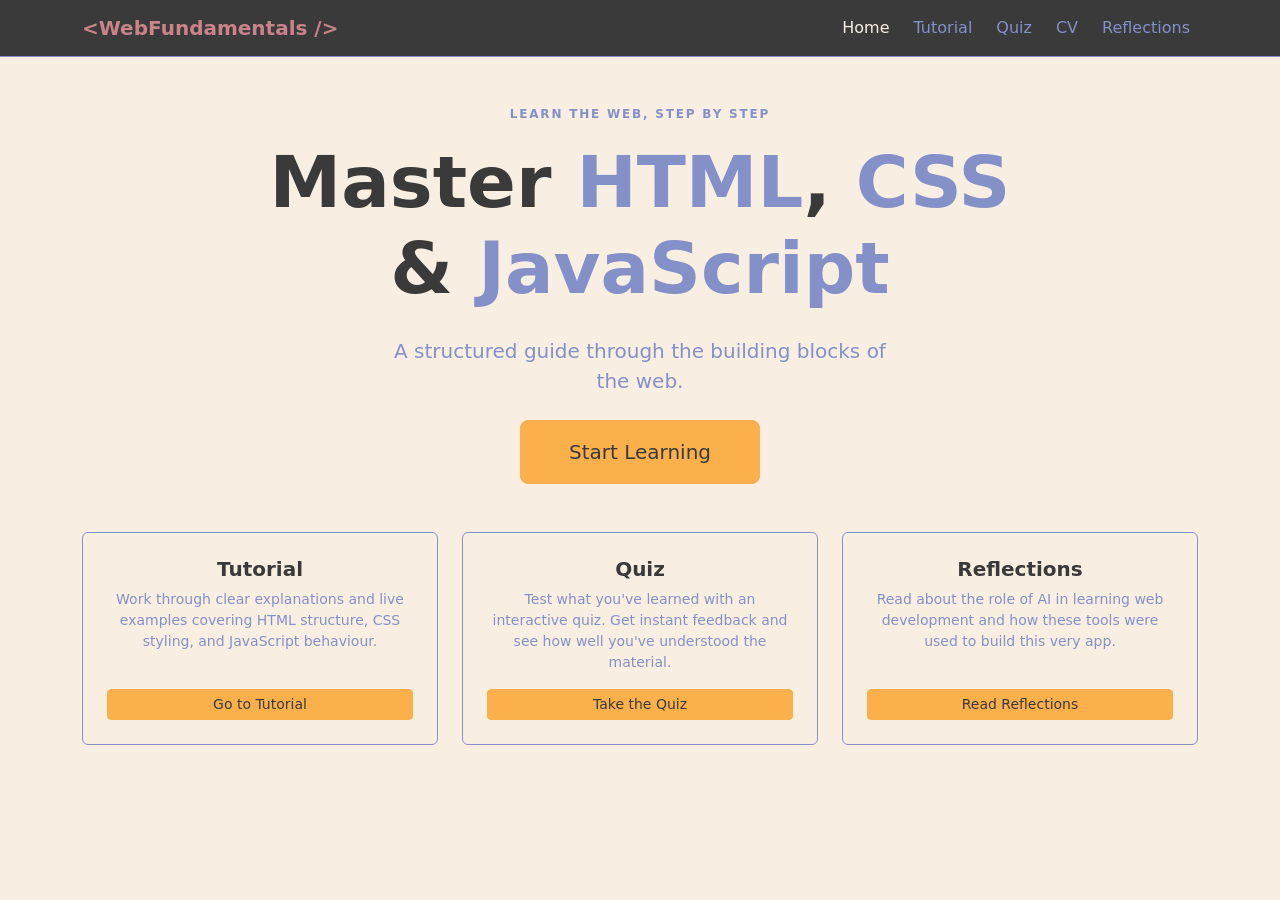
<file: index.html>
<!DOCTYPE html>
<html lang="en">
  <head>
    <meta charset="UTF-8">
    <meta name="viewport" content="width=device-width, initial-scale=1.0">
    <title>Web Fundamentals</title>
    <link href="https://cdn.jsdelivr.net/npm/bootstrap@5.3.0/dist/css/bootstrap.min.css" rel="stylesheet">
    <link rel="stylesheet" href="css/styles.css">
  </head>
  <body>

    <!-- Navbar -->
    <nav class="navbar navbar-expand-lg navbar-dark bg-dark border-bottom border-secondary">
      <div class="container">
        <a class="navbar-brand text-info fw-bold" href="index.html">&lt;WebFundamentals /&gt;</a>
        <button class="navbar-toggler" type="button" data-bs-toggle="collapse" data-bs-target="#navMenu"
          aria-controls="navMenu" aria-expanded="false" aria-label="Toggle navigation">
          <span class="navbar-toggler-icon"></span>
        </button>
        <div class="collapse navbar-collapse" id="navMenu">
          <ul class="navbar-nav ms-auto gap-2">
            <li class="nav-item"><a class="nav-link active text-light" href="index.html">Home</a></li>
            <li class="nav-item"><a class="nav-link text-secondary" href="tutorial.html">Tutorial</a></li>
            <li class="nav-item"><a class="nav-link text-secondary" href="quiz.html">Quiz</a></li>
            <li class="nav-item"><a class="nav-link text-secondary" href="cv.html">CV</a></li>
            <li class="nav-item"><a class="nav-link text-secondary" href="reflections.html">Reflections</a></li>
          </ul>
        </div>
      </div>
    </nav>

    <!-- Hero -->
    <section class="d-flex align-items-center justify-content-center text-center py-5">
      <div class="container">
        <p class="section-label text-secondary mb-3">Learn the web, step by step</p>
        <h1 class="display-2 fw-bold mb-4">
          Master <span class="text-secondary">HTML</span>, <span class="text-secondary">CSS</span><br>
          &amp; <span class="text-secondary">JavaScript</span>
        </h1>
        <p class="lead text-secondary mx-auto mb-4" style="max-width: 520px;">
          A structured guide through the building blocks of the web.
        </p>
        <a href="tutorial.html" class="btn btn-primary btn-lg px-5 py-3">Start Learning</a>
      </div>
    </section>

    <!-- Feature cards -->
    <section class="container pb-5">
      <div class="row g-4 justify-content-center">

        <div class="col-md-4">
          <div class="card border-secondary h-100 p-4 text-center">
            <h5 class="fw-bold mb-2">Tutorial</h5>
            <p class="text-secondary small mb-3">Work through clear explanations and live examples covering HTML structure, CSS styling, and JavaScript behaviour.</p>
            <a href="tutorial.html" class="btn btn-sm btn-primary mt-auto">Go to Tutorial</a>
          </div>
        </div>

        <div class="col-md-4">
          <div class="card border-secondary h-100 p-4 text-center">
            <h5 class="fw-bold mb-2">Quiz</h5>
            <p class="text-secondary small mb-3">Test what you've learned with an interactive quiz. Get instant feedback and see how well you've understood the material.</p>
            <a href="quiz.html" class="btn btn-sm btn-primary mt-auto">Take the Quiz</a>
          </div>
        </div>

        <div class="col-md-4">
          <div class="card border-secondary h-100 p-4 text-center">
            <h5 class="fw-bold mb-2">Reflections</h5>
            <p class="text-secondary small mb-3">Read about the role of AI in learning web development and how these tools were used to build this very app.</p>
            <a href="reflections.html" class="btn btn-sm btn-primary mt-auto">Read Reflections</a>
          </div>
        </div>

      </div>
    </section>

    <script src="https://cdn.jsdelivr.net/npm/bootstrap@5.3.0/dist/js/bootstrap.bundle.min.js"></script>
  </body>
</html>
</file>
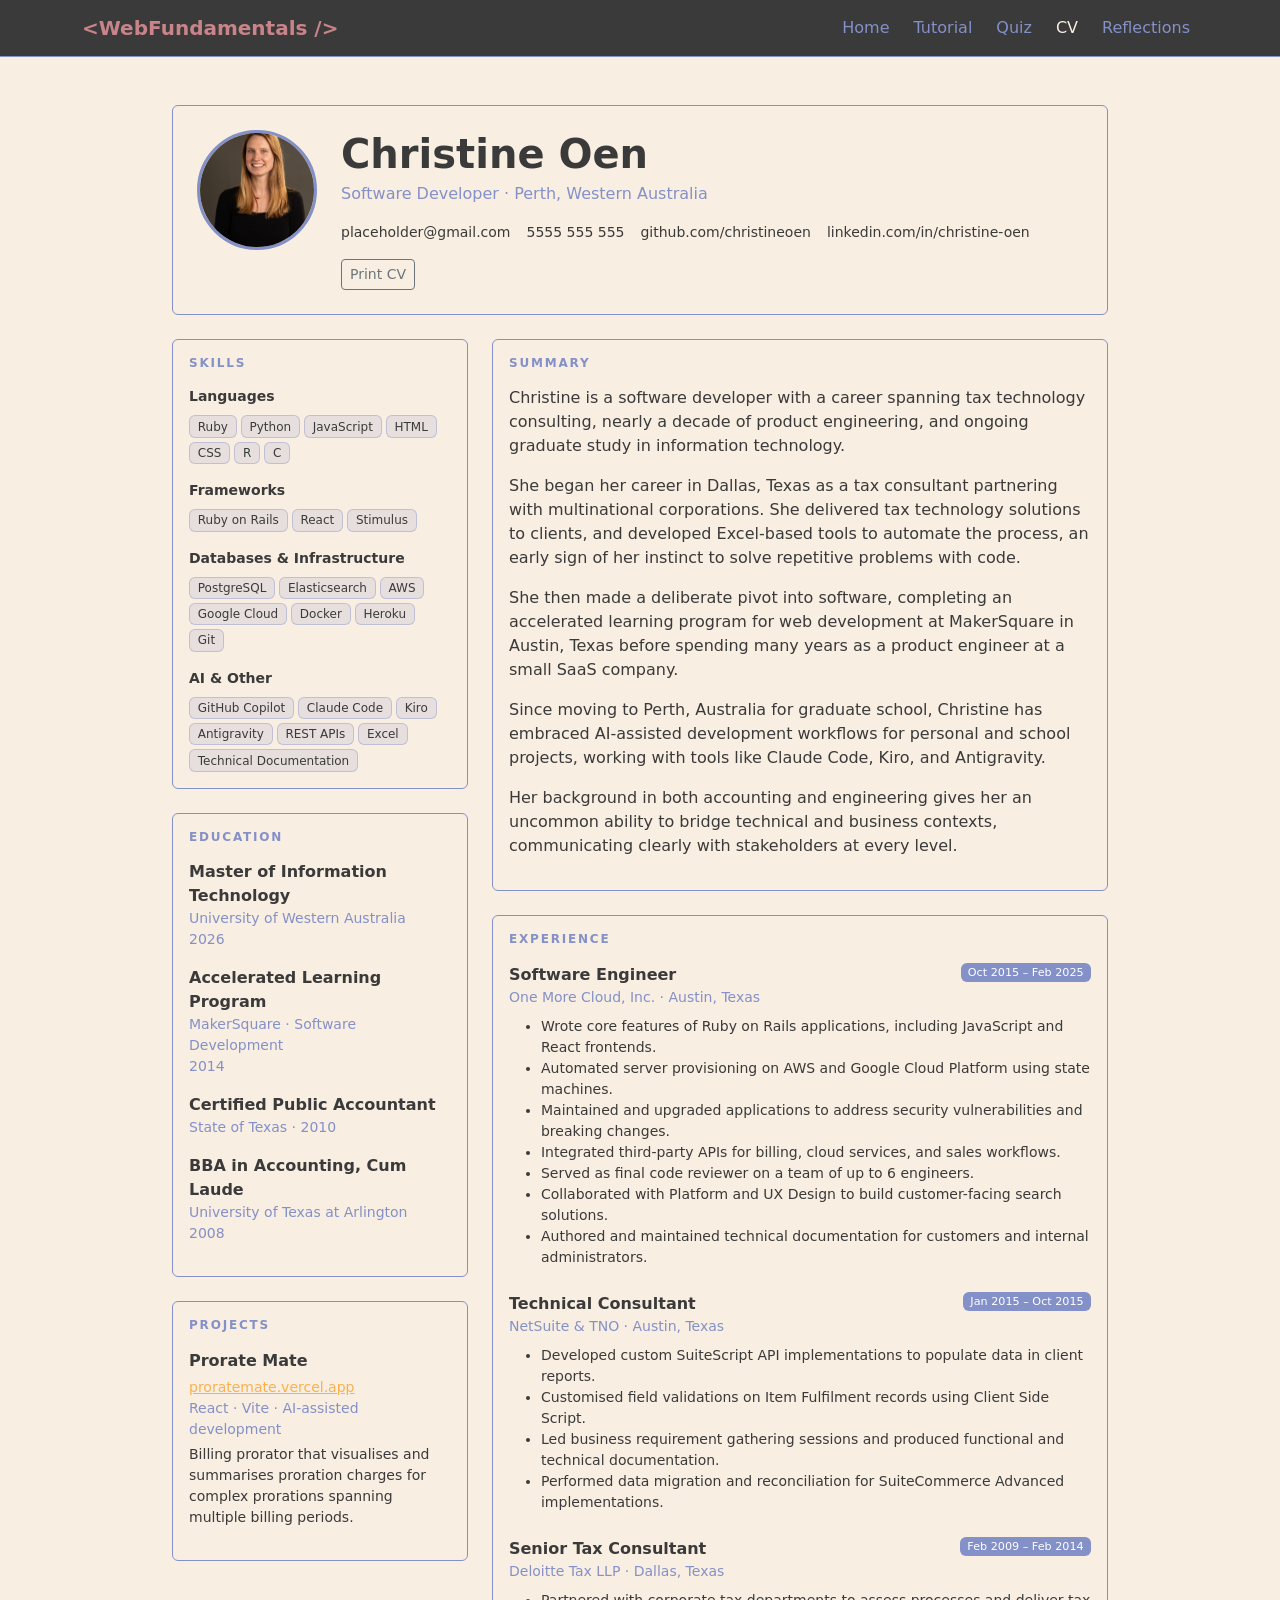
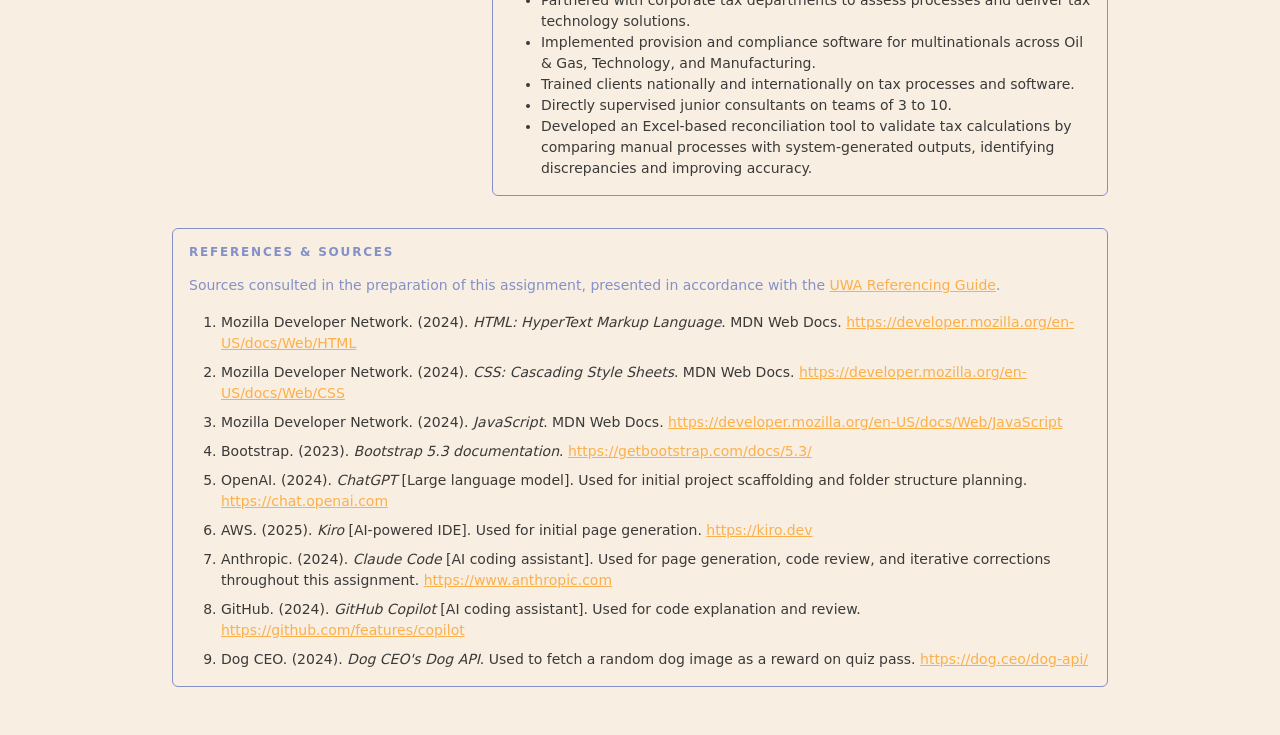
<file: cv.html>
<!DOCTYPE html>
<html lang="en">
<head>
  <meta charset="UTF-8">
  <meta name="viewport" content="width=device-width, initial-scale=1.0">
  <title>CV — Christine Oen</title>
  <link href="https://cdn.jsdelivr.net/npm/bootstrap@5.3.0/dist/css/bootstrap.min.css" rel="stylesheet">
  <link rel="stylesheet" href="css/styles.css">
</head>
<body>

  <!-- Navbar -->
  <nav class="navbar navbar-expand-lg navbar-dark bg-dark border-bottom border-secondary">
    <div class="container">
      <a class="navbar-brand text-info fw-bold" href="index.html">&lt;WebFundamentals /&gt;</a>
      <button class="navbar-toggler" type="button" data-bs-toggle="collapse" data-bs-target="#navMenu"
        aria-controls="navMenu" aria-expanded="false" aria-label="Toggle navigation">
        <span class="navbar-toggler-icon"></span>
      </button>
      <div class="collapse navbar-collapse" id="navMenu">
        <ul class="navbar-nav ms-auto gap-2">
          <li class="nav-item"><a class="nav-link text-secondary" href="index.html">Home</a></li>
          <li class="nav-item"><a class="nav-link text-secondary" href="tutorial.html">Tutorial</a></li>
          <li class="nav-item"><a class="nav-link text-secondary" href="quiz.html">Quiz</a></li>
          <li class="nav-item"><a class="nav-link active text-light" href="cv.html">CV</a></li>
          <li class="nav-item"><a class="nav-link text-secondary" href="reflections.html">Reflections</a></li>
        </ul>
      </div>
    </div>
  </nav>

  <main class="container py-5" style="max-width: 960px;">

    <!-- ── Header ─────────────────────────────────────────────── -->
    <header class="card border-secondary mb-4">
      <div class="card-body p-4">
        <div class="d-flex flex-column flex-md-row align-items-center align-items-md-start gap-4">
          <img src="images/headshot.jpg" alt="Christine Oen" class="cv-headshot rounded-circle flex-shrink-0">
          <div>
            <h1 class="fw-bold mb-1">Christine Oen</h1>
            <p class="text-secondary mb-3">Software Developer · Perth, Western Australia</p>
            <address class="cv-contact d-flex flex-wrap gap-3 mb-3">
              <a href="">placeholder@gmail.com</a>
              <a href="">5555 555 555</a>
              <a href="https://github.com/christineoen" target="_blank" rel="noopener">github.com/christineoen</a>
              <a href="https://linkedin.com/in/christine-oen" target="_blank" rel="noopener">linkedin.com/in/christine-oen</a>
            </address>
            <button id="print-btn" class="btn btn-outline-secondary btn-sm" onclick="window.print()">Print CV</button>
          </div>
        </div>
      </div>
    </header>

    <div class="row g-4">

      <!-- ── Sidebar ─────────────────────────────────────────── -->
      <aside class="col-md-4">

        <!-- Skills -->
        <section class="card border-secondary mb-4">
          <div class="card-body">
            <h2 class="h6 section-label text-secondary mb-3">Skills</h2>
            <div class="mb-3">
              <p class="small fw-semibold mb-2">Languages</p>
              <div class="d-flex flex-wrap gap-1" id="skills-languages"></div>
            </div>
            <div class="mb-3">
              <p class="small fw-semibold mb-2">Frameworks</p>
              <div class="d-flex flex-wrap gap-1" id="skills-frameworks"></div>
            </div>
            <div class="mb-3">
              <p class="small fw-semibold mb-2">Databases &amp; Infrastructure</p>
              <div class="d-flex flex-wrap gap-1" id="skills-infra"></div>
            </div>
            <div>
              <p class="small fw-semibold mb-2">AI &amp; Other</p>
              <div class="d-flex flex-wrap gap-1" id="skills-other"></div>
            </div>
          </div>
        </section>

        <!-- Education -->
        <section class="card border-secondary mb-4">
          <div class="card-body">
            <h2 class="h6 section-label text-secondary mb-3">Education</h2>

            <article class="mb-3">
              <p class="fw-semibold mb-0">Master of Information Technology</p>
              <p class="small text-secondary mb-0">University of Western Australia</p>
              <p class="small text-secondary">2026</p>
            </article>

            <article class="mb-3">
              <p class="fw-semibold mb-0">Accelerated Learning Program</p>
              <p class="small text-secondary mb-0">MakerSquare · Software Development</p>
              <p class="small text-secondary">2014</p>
            </article>

            <article>
              <p class="fw-semibold mb-0">Certified Public Accountant</p>
              <p class="small text-secondary">State of Texas · 2010</p>
            </article>

            <article class="mb-3">
              <p class="fw-semibold mb-0">BBA in Accounting, Cum Laude</p>
              <p class="small text-secondary mb-0">University of Texas at Arlington</p>
              <p class="small text-secondary">2008</p>
            </article>
          </div>
        </section>

        <!-- Projects -->
        <section class="card border-secondary mb-4">
          <div class="card-body">
            <h2 class="h6 section-label text-secondary mb-3">Projects</h2>

            <article class="mb-3">
              <div class="d-flex justify-content-between align-items-start flex-wrap gap-1">
                <p class="fw-semibold mb-0">Prorate Mate</p>
                <a href="https://proratemate.vercel.app/" target="_blank" rel="noopener" class="small">proratemate.vercel.app</a>
              </div>
              <p class="small text-secondary mb-1">React · Vite · AI-assisted development</p>
              <p class="small mb-0">Billing prorator that visualises and summarises proration charges for complex prorations spanning multiple billing periods.</p>
            </article>

          </div>
        </section>

      </aside>

      <!-- ── Main content ────────────────────────────────────── -->
      <div class="col-md-8">

        <!-- Summary -->
        <section class="card border-secondary mb-4">
          <div class="card-body">
            <h2 class="h6 section-label text-secondary mb-3">Summary</h2>
            <p>Christine is a software developer with a career spanning tax technology consulting, nearly a decade of product engineering, and ongoing graduate study in information technology.</p>
            <p>She began her career in Dallas, Texas as a tax consultant partnering with multinational corporations. She delivered tax technology solutions to clients, and developed Excel-based tools to automate the process, an early sign of her instinct to solve repetitive problems with code.</p>
            <p>She then made a deliberate pivot into software, completing an accelerated learning program for web development at MakerSquare in Austin, Texas before spending many years as a product engineer at a small SaaS company.</p>
            <p>Since moving to Perth, Australia for graduate school, Christine has embraced AI-assisted development workflows for personal and school projects, working with tools like Claude Code, Kiro, and Antigravity.</p>
            <p>Her background in both accounting and engineering gives her an uncommon ability to bridge technical and business contexts, communicating clearly with stakeholders at every level.</p>
          </div>
        </section>

        <!-- Experience -->
        <section class="card border-secondary mb-4">
          <div class="card-body">
            <h2 class="h6 section-label text-secondary mb-3">Experience</h2>

            <article class="cv-entry mb-4">
              <div class="d-flex justify-content-between align-items-start flex-wrap gap-1 mb-1">
                <div>
                  <p class="fw-semibold mb-0">Software Engineer</p>
                  <p class="small text-secondary mb-0">One More Cloud, Inc. · Austin, Texas</p>
                </div>
                <span class="badge bg-secondary cv-date">Oct 2015 – Feb 2025</span>
              </div>
              <ul class="small mt-2 mb-0">
                <li>Wrote core features of Ruby on Rails applications, including JavaScript and React frontends.</li>
                <li>Automated server provisioning on AWS and Google Cloud Platform using state machines.</li>
                <li>Maintained and upgraded applications to address security vulnerabilities and breaking changes.</li>
                <li>Integrated third-party APIs for billing, cloud services, and sales workflows.</li>
                <li>Served as final code reviewer on a team of up to 6 engineers.</li>
                <li>Collaborated with Platform and UX Design to build customer-facing search solutions.</li>
                <li>Authored and maintained technical documentation for customers and internal administrators.</li>
              </ul>
            </article>

            <article class="cv-entry mb-4">
              <div class="d-flex justify-content-between align-items-start flex-wrap gap-1 mb-1">
                <div>
                  <p class="fw-semibold mb-0">Technical Consultant</p>
                  <p class="small text-secondary mb-0">NetSuite &amp; TNO · Austin, Texas</p>
                </div>
                <span class="badge bg-secondary cv-date">Jan 2015 – Oct 2015</span>
              </div>
              <ul class="small mt-2 mb-0">
                <li>Developed custom SuiteScript API implementations to populate data in client reports.</li>
                <li>Customised field validations on Item Fulfilment records using Client Side Script.</li>
                <li>Led business requirement gathering sessions and produced functional and technical documentation.</li>
                <li>Performed data migration and reconciliation for SuiteCommerce Advanced implementations.</li>
              </ul>
            </article>

            <article class="cv-entry">
              <div class="d-flex justify-content-between align-items-start flex-wrap gap-1 mb-1">
                <div>
                  <p class="fw-semibold mb-0">Senior Tax Consultant</p>
                  <p class="small text-secondary mb-0">Deloitte Tax LLP · Dallas, Texas</p>
                </div>
                <span class="badge bg-secondary cv-date">Feb 2009 – Feb 2014</span>
              </div>
              <ul class="small mt-2 mb-0">
                <li>Partnered with corporate tax departments to assess processes and deliver tax technology solutions.</li>
                <li>Implemented provision and compliance software for multinationals across Oil &amp; Gas, Technology, and Manufacturing.</li>
                <li>Trained clients nationally and internationally on tax processes and software.</li>
                <li>Directly supervised junior consultants on teams of 3 to 10.</li>
                <li>Developed an Excel-based reconciliation tool to validate tax calculations by comparing manual processes with system-generated outputs, identifying discrepancies and improving accuracy.</li>
              </ul>
            </article>
          </div>
        </section>
      </div>
    </div>

    <!-- ── References ──────────────────────────────────────────── -->
    <section id="references" class="card border-secondary mt-2">
      <div class="card-body">
        <h2 class="h6 section-label text-secondary mb-3">References &amp; Sources</h2>
        <p class="small text-secondary mb-3">Sources consulted in the preparation of this assignment, presented in accordance with the <a href="https://guides.library.uwa.edu.au/referencinguwa" target="_blank" rel="noopener">UWA Referencing Guide</a>.</p>
        <ol class="small mb-0">
          <li class="mb-2">Mozilla Developer Network. (2024). <em>HTML: HyperText Markup Language</em>. MDN Web Docs. <a href="https://developer.mozilla.org/en-US/docs/Web/HTML" target="_blank" rel="noopener">https://developer.mozilla.org/en-US/docs/Web/HTML</a></li>
          <li class="mb-2">Mozilla Developer Network. (2024). <em>CSS: Cascading Style Sheets</em>. MDN Web Docs. <a href="https://developer.mozilla.org/en-US/docs/Web/CSS" target="_blank" rel="noopener">https://developer.mozilla.org/en-US/docs/Web/CSS</a></li>
          <li class="mb-2">Mozilla Developer Network. (2024). <em>JavaScript</em>. MDN Web Docs. <a href="https://developer.mozilla.org/en-US/docs/Web/JavaScript" target="_blank" rel="noopener">https://developer.mozilla.org/en-US/docs/Web/JavaScript</a></li>
          <li class="mb-2">Bootstrap. (2023). <em>Bootstrap 5.3 documentation</em>. <a href="https://getbootstrap.com/docs/5.3/" target="_blank" rel="noopener">https://getbootstrap.com/docs/5.3/</a></li>
          <li class="mb-2">OpenAI. (2024). <em>ChatGPT</em> [Large language model]. Used for initial project scaffolding and folder structure planning. <a href="https://chat.openai.com" target="_blank" rel="noopener">https://chat.openai.com</a></li>
          <li class="mb-2">AWS. (2025). <em>Kiro</em> [AI-powered IDE]. Used for initial page generation. <a href="https://kiro.dev" target="_blank" rel="noopener">https://kiro.dev</a></li>
          <li class="mb-2">Anthropic. (2024). <em>Claude Code</em> [AI coding assistant]. Used for page generation, code review, and iterative corrections throughout this assignment. <a href="https://www.anthropic.com" target="_blank" rel="noopener">https://www.anthropic.com</a></li>
          <li class="mb-2">GitHub. (2024). <em>GitHub Copilot</em> [AI coding assistant]. Used for code explanation and review. <a href="https://github.com/features/copilot" target="_blank" rel="noopener">https://github.com/features/copilot</a></li>
          <li>Dog CEO. (2024). <em>Dog CEO's Dog API</em>. Used to fetch a random dog image as a reward on quiz pass. <a href="https://dog.ceo/dog-api/" target="_blank" rel="noopener">https://dog.ceo/dog-api/</a></li>
        </ol>
      </div>
    </section>

  </main>

  <script src="https://cdn.jsdelivr.net/npm/bootstrap@5.3.0/dist/js/bootstrap.bundle.min.js"></script>
  <script src="js/cv.js"></script>
</body>
</html>
</file>
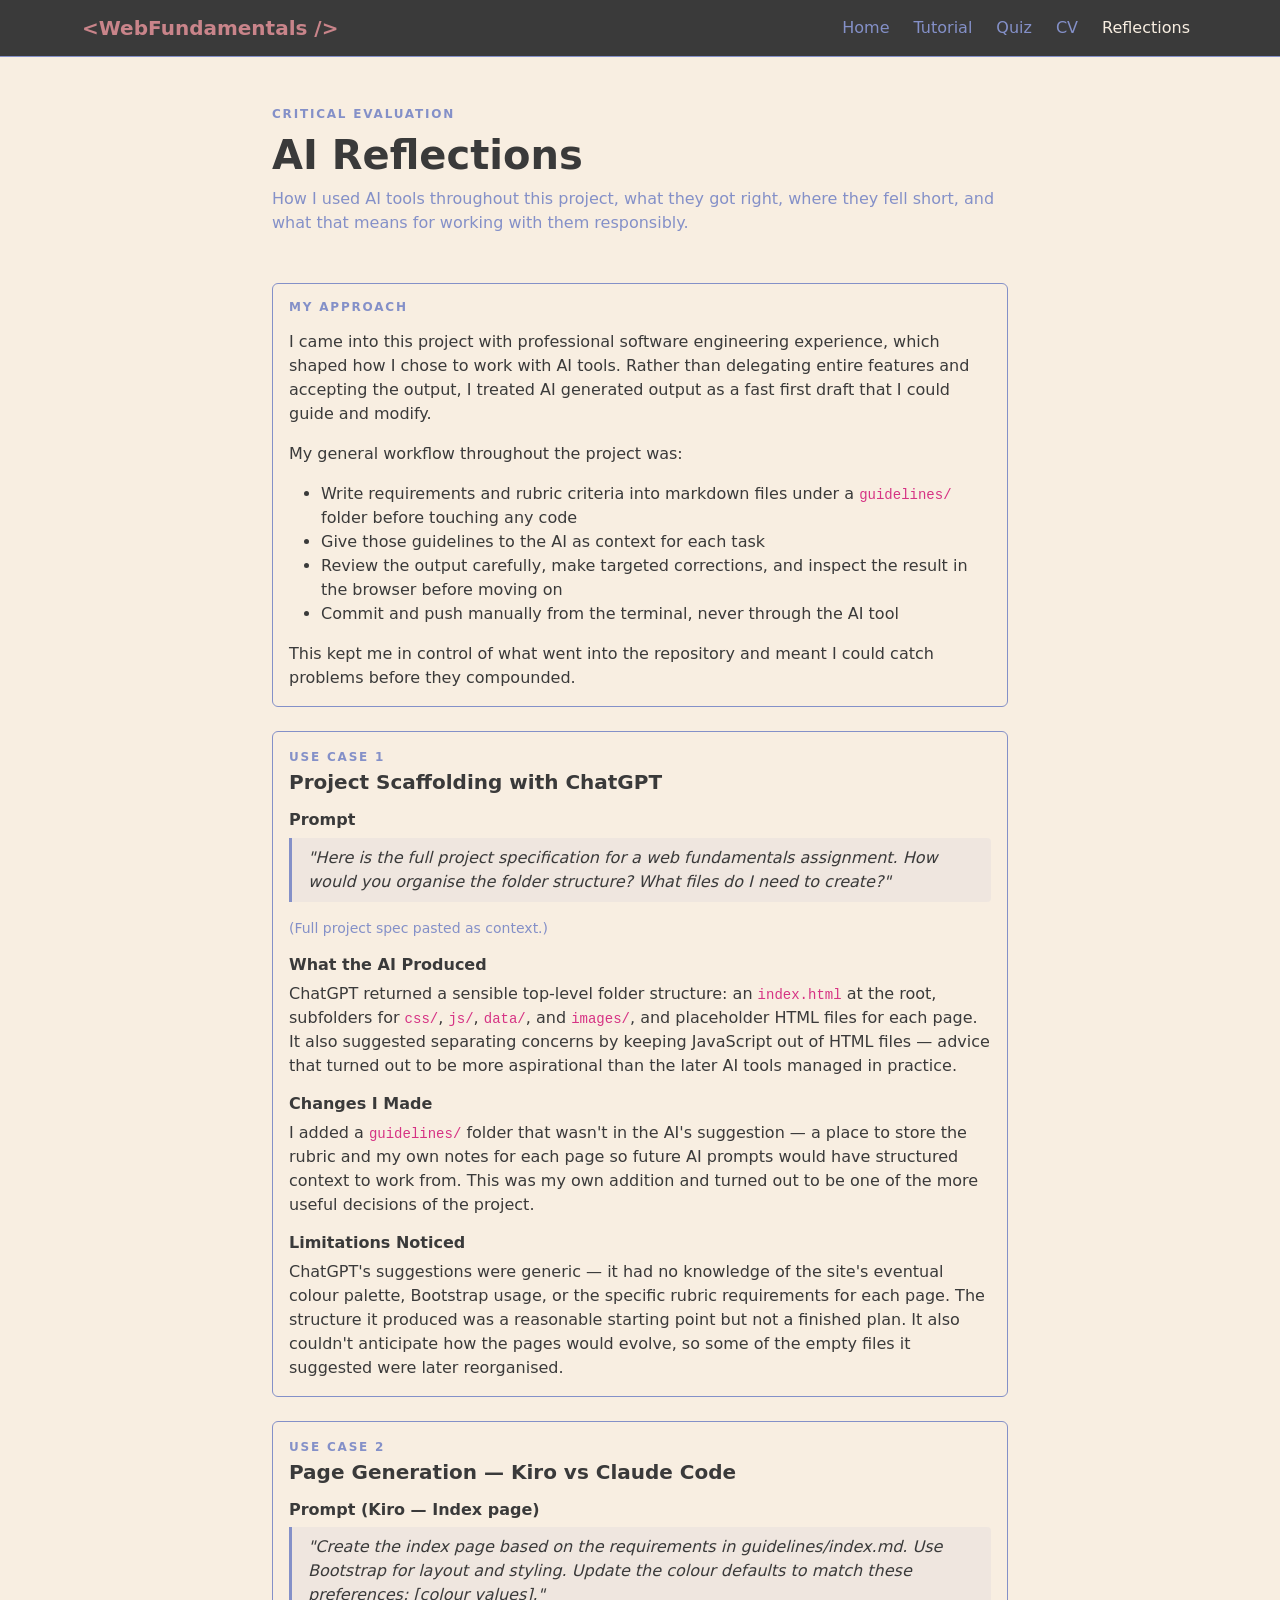
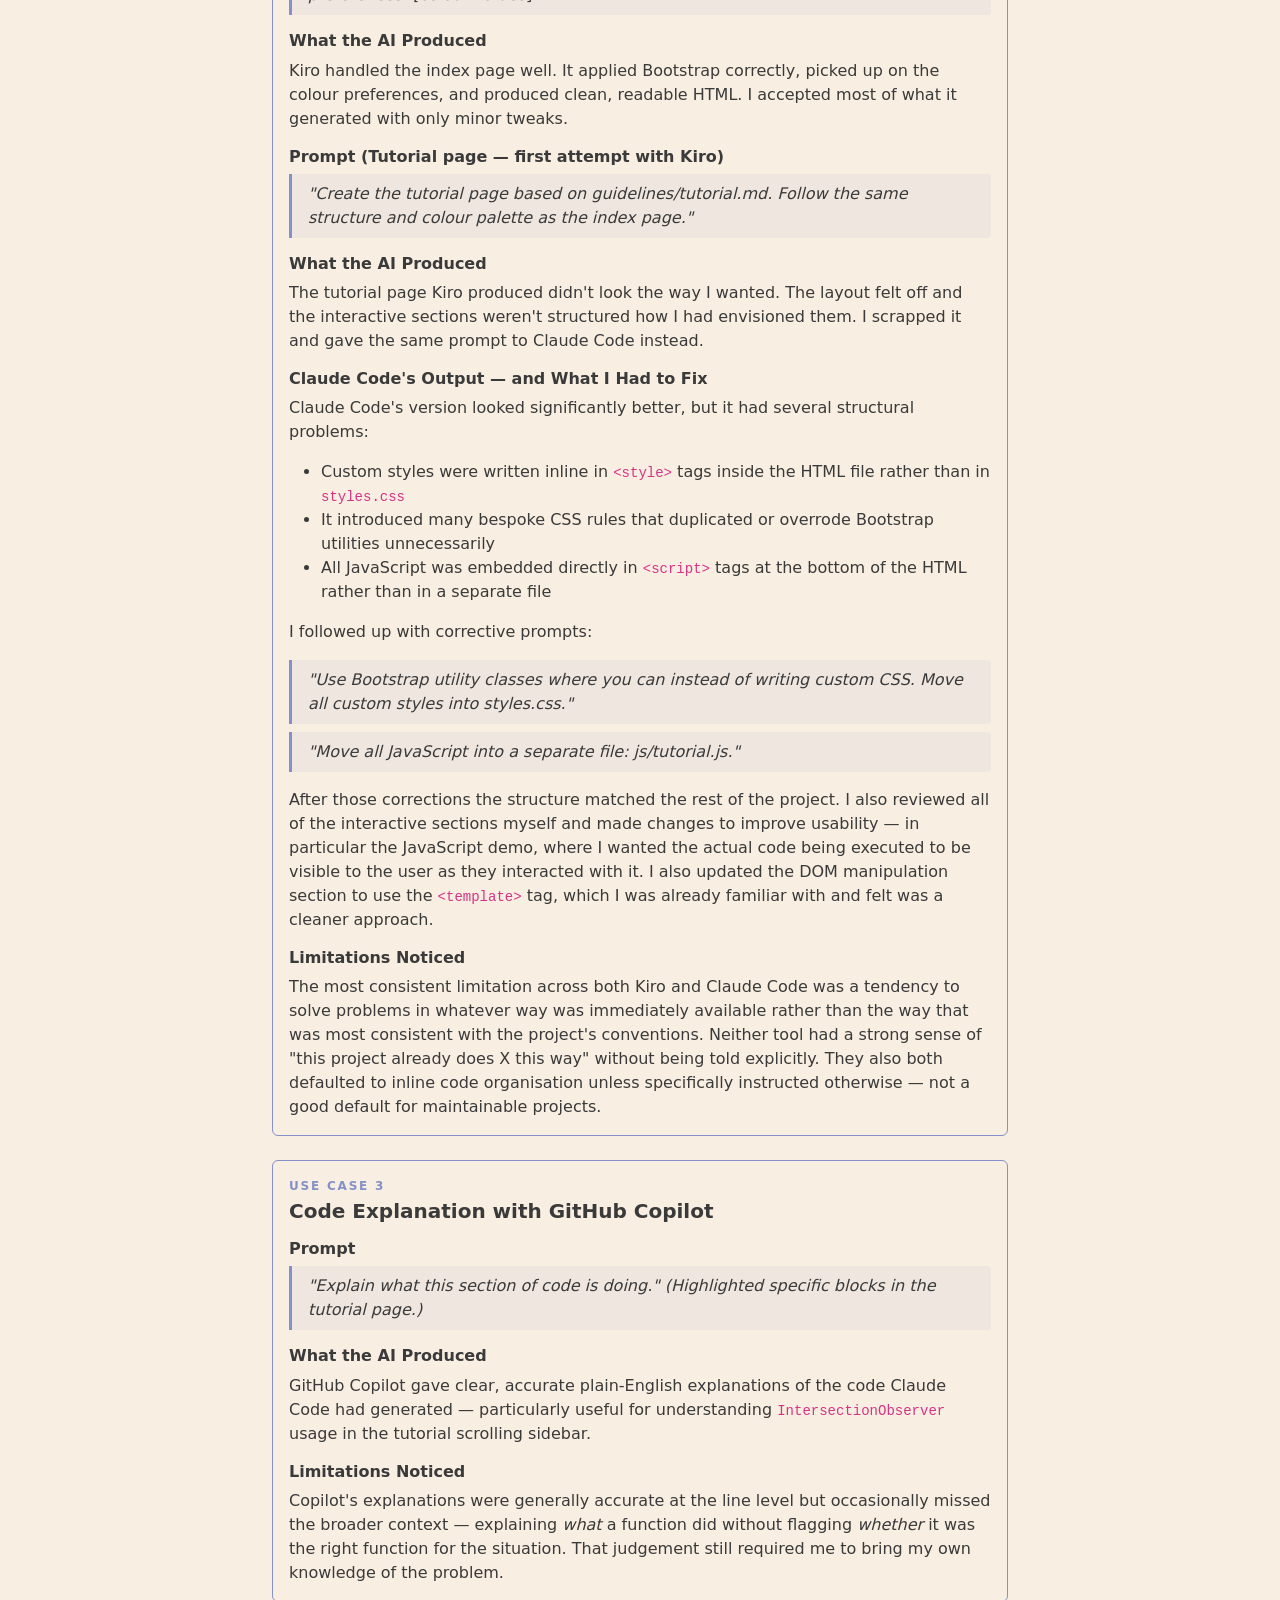
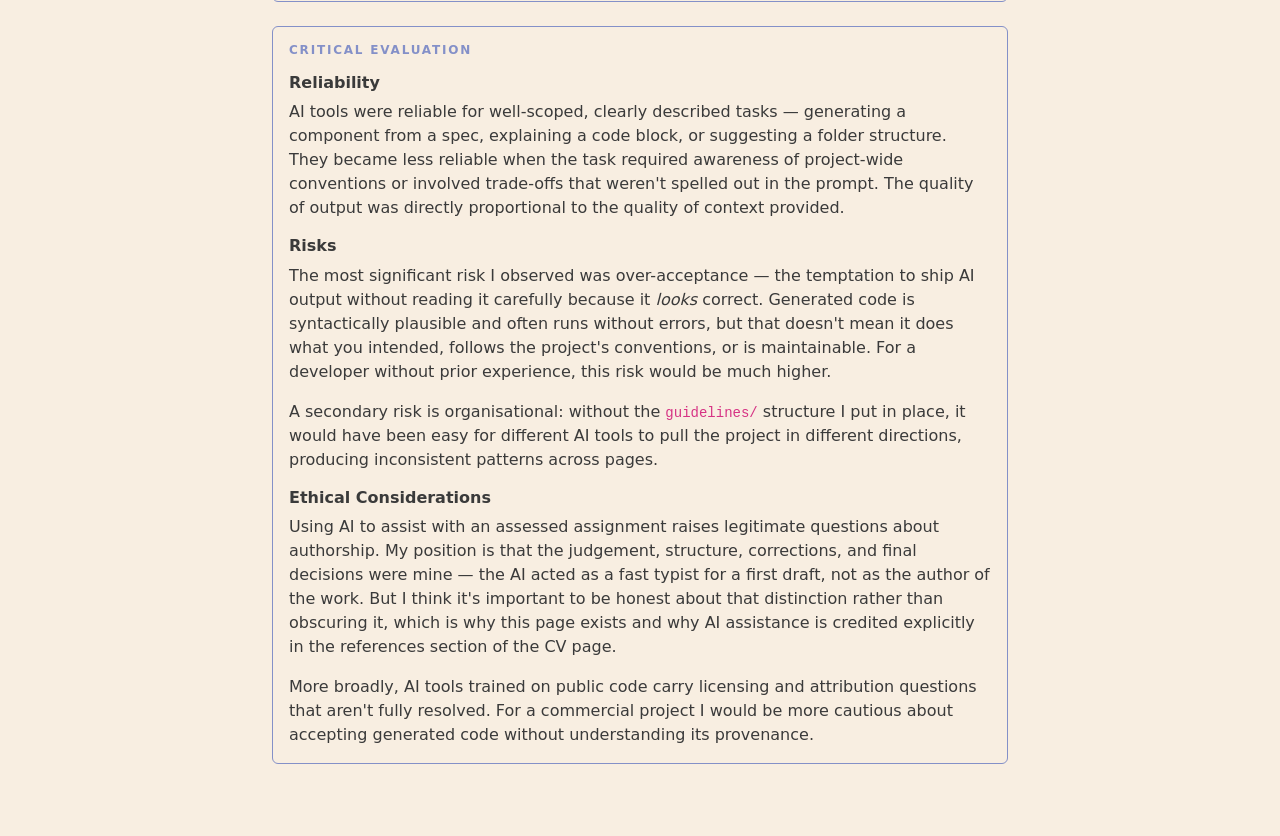
<file: reflections.html>
<!DOCTYPE html>
<html lang="en">
<head>
  <meta charset="UTF-8">
  <meta name="viewport" content="width=device-width, initial-scale=1.0">
  <title>AI Reflections — Web Fundamentals</title>
  <link href="https://cdn.jsdelivr.net/npm/bootstrap@5.3.0/dist/css/bootstrap.min.css" rel="stylesheet">
  <link rel="stylesheet" href="css/styles.css">
</head>
<body>

  <!-- Navbar -->
  <nav class="navbar navbar-expand-lg navbar-dark bg-dark border-bottom border-secondary">
    <div class="container">
      <a class="navbar-brand text-info fw-bold" href="index.html">&lt;WebFundamentals /&gt;</a>
      <button class="navbar-toggler" type="button" data-bs-toggle="collapse" data-bs-target="#navMenu"
        aria-controls="navMenu" aria-expanded="false" aria-label="Toggle navigation">
        <span class="navbar-toggler-icon"></span>
      </button>
      <div class="collapse navbar-collapse" id="navMenu">
        <ul class="navbar-nav ms-auto gap-2">
          <li class="nav-item"><a class="nav-link text-secondary" href="index.html">Home</a></li>
          <li class="nav-item"><a class="nav-link text-secondary" href="tutorial.html">Tutorial</a></li>
          <li class="nav-item"><a class="nav-link text-secondary" href="quiz.html">Quiz</a></li>
          <li class="nav-item"><a class="nav-link text-secondary" href="cv.html">CV</a></li>
          <li class="nav-item"><a class="nav-link active text-light" href="reflections.html">Reflections</a></li>
        </ul>
      </div>
    </div>
  </nav>

  <div class="container py-5" style="max-width: 760px;">

    <!-- ── Intro ───────────────────────────────────────────────── -->
    <section class="mb-5">
      <p class="section-label text-secondary mb-2">Critical evaluation</p>
      <h1 class="fw-bold mb-2">AI Reflections</h1>
      <p class="text-secondary">How I used AI tools throughout this project, what they got right, where they fell short, and what that means for working with them responsibly.</p>
    </section>

    <!-- ── Approach ────────────────────────────────────────────── -->
    <section class="card border-secondary mb-4">
      <div class="card-body">
        <h2 class="h6 section-label text-secondary mb-3">My Approach</h2>
        <p>I came into this project with professional software engineering experience, which shaped how I chose to work with AI tools. Rather than delegating entire features and accepting the output, I treated AI generated output as a fast first draft that I could guide and modify.</p>
        <p>My general workflow throughout the project was:</p>
        <ul class="mb-3">
          <li>Write requirements and rubric criteria into markdown files under a <code>guidelines/</code> folder before touching any code</li>
          <li>Give those guidelines to the AI as context for each task</li>
          <li>Review the output carefully, make targeted corrections, and inspect the result in the browser before moving on</li>
          <li>Commit and push manually from the terminal, never through the AI tool</li>
        </ul>
        <p class="mb-0">This kept me in control of what went into the repository and meant I could catch problems before they compounded.</p>
      </div>
    </section>

    <!-- ── Use Case 1 ───────────────────────────────────────────── -->
    <section class="card border-secondary mb-4">
      <div class="card-body">
        <p class="section-label text-secondary mb-1">Use Case 1</p>
        <h2 class="h5 fw-semibold mb-3">Project Scaffolding with ChatGPT</h2>

        <h3 class="h6 fw-semibold mt-3 mb-2">Prompt</h3>
        <blockquote class="cv-quote mb-3">
          <p class="mb-0">"Here is the full project specification for a web fundamentals assignment. How would you organise the folder structure? What files do I need to create?"</p>
        </blockquote>
        <p class="small text-secondary mb-3">(Full project spec pasted as context.)</p>

        <h3 class="h6 fw-semibold mb-2">What the AI Produced</h3>
        <p>ChatGPT returned a sensible top-level folder structure: an <code>index.html</code> at the root, subfolders for <code>css/</code>, <code>js/</code>, <code>data/</code>, and <code>images/</code>, and placeholder HTML files for each page. It also suggested separating concerns by keeping JavaScript out of HTML files — advice that turned out to be more aspirational than the later AI tools managed in practice.</p>

        <h3 class="h6 fw-semibold mb-2">Changes I Made</h3>
        <p>I added a <code>guidelines/</code> folder that wasn't in the AI's suggestion — a place to store the rubric and my own notes for each page so future AI prompts would have structured context to work from. This was my own addition and turned out to be one of the more useful decisions of the project.</p>

        <h3 class="h6 fw-semibold mb-2">Limitations Noticed</h3>
        <p class="mb-0">ChatGPT's suggestions were generic — it had no knowledge of the site's eventual colour palette, Bootstrap usage, or the specific rubric requirements for each page. The structure it produced was a reasonable starting point but not a finished plan. It also couldn't anticipate how the pages would evolve, so some of the empty files it suggested were later reorganised.</p>
      </div>
    </section>

    <!-- ── Use Case 2 ───────────────────────────────────────────── -->
    <section class="card border-secondary mb-4">
      <div class="card-body">
        <p class="section-label text-secondary mb-1">Use Case 2</p>
        <h2 class="h5 fw-semibold mb-3">Page Generation — Kiro vs Claude Code</h2>

        <h3 class="h6 fw-semibold mt-3 mb-2">Prompt (Kiro — Index page)</h3>
        <blockquote class="cv-quote mb-3">
          <p class="mb-0">"Create the index page based on the requirements in guidelines/index.md. Use Bootstrap for layout and styling. Update the colour defaults to match these preferences: [colour values]."</p>
        </blockquote>

        <h3 class="h6 fw-semibold mb-2">What the AI Produced</h3>
        <p>Kiro handled the index page well. It applied Bootstrap correctly, picked up on the colour preferences, and produced clean, readable HTML. I accepted most of what it generated with only minor tweaks.</p>

        <h3 class="h6 fw-semibold mb-2">Prompt (Tutorial page — first attempt with Kiro)</h3>
        <blockquote class="cv-quote mb-3">
          <p class="mb-0">"Create the tutorial page based on guidelines/tutorial.md. Follow the same structure and colour palette as the index page."</p>
        </blockquote>

        <h3 class="h6 fw-semibold mb-2">What the AI Produced</h3>
        <p>The tutorial page Kiro produced didn't look the way I wanted. The layout felt off and the interactive sections weren't structured how I had envisioned them. I scrapped it and gave the same prompt to Claude Code instead.</p>

        <h3 class="h6 fw-semibold mb-2">Claude Code's Output — and What I Had to Fix</h3>
        <p>Claude Code's version looked significantly better, but it had several structural problems:</p>
        <ul>
          <li>Custom styles were written inline in <code>&lt;style&gt;</code> tags inside the HTML file rather than in <code>styles.css</code></li>
          <li>It introduced many bespoke CSS rules that duplicated or overrode Bootstrap utilities unnecessarily</li>
          <li>All JavaScript was embedded directly in <code>&lt;script&gt;</code> tags at the bottom of the HTML rather than in a separate file</li>
        </ul>
        <p>I followed up with corrective prompts:</p>
        <blockquote class="cv-quote mb-2">
          <p class="mb-0">"Use Bootstrap utility classes where you can instead of writing custom CSS. Move all custom styles into styles.css."</p>
        </blockquote>
        <blockquote class="cv-quote mb-3">
          <p class="mb-0">"Move all JavaScript into a separate file: js/tutorial.js."</p>
        </blockquote>
        <p>After those corrections the structure matched the rest of the project. I also reviewed all of the interactive sections myself and made changes to improve usability — in particular the JavaScript demo, where I wanted the actual code being executed to be visible to the user as they interacted with it. I also updated the DOM manipulation section to use the <code>&lt;template&gt;</code> tag, which I was already familiar with and felt was a cleaner approach.</p>

        <h3 class="h6 fw-semibold mb-2">Limitations Noticed</h3>
        <p class="mb-0">The most consistent limitation across both Kiro and Claude Code was a tendency to solve problems in whatever way was immediately available rather than the way that was most consistent with the project's conventions. Neither tool had a strong sense of "this project already does X this way" without being told explicitly. They also both defaulted to inline code organisation unless specifically instructed otherwise — not a good default for maintainable projects.</p>
      </div>
    </section>

    <!-- ── Use Case 3 ───────────────────────────────────────────── -->
    <section class="card border-secondary mb-4">
      <div class="card-body">
        <p class="section-label text-secondary mb-1">Use Case 3</p>
        <h2 class="h5 fw-semibold mb-3">Code Explanation with GitHub Copilot</h2>

        <h3 class="h6 fw-semibold mt-3 mb-2">Prompt</h3>
        <blockquote class="cv-quote mb-3">
          <p class="mb-0">"Explain what this section of code is doing." <em>(Highlighted specific blocks in the tutorial page.)</em></p>
        </blockquote>

        <h3 class="h6 fw-semibold mb-2">What the AI Produced</h3>
        <p>GitHub Copilot gave clear, accurate plain-English explanations of the code Claude Code had generated — particularly useful for understanding <code>IntersectionObserver</code> usage in the tutorial scrolling sidebar.</p>

        <h3 class="h6 fw-semibold mb-2">Limitations Noticed</h3>
        <p class="mb-0">Copilot's explanations were generally accurate at the line level but occasionally missed the broader context — explaining <em>what</em> a function did without flagging <em>whether</em> it was the right function for the situation. That judgement still required me to bring my own knowledge of the problem.</p>
      </div>
    </section>

    <!-- ── Critical Evaluation ─────────────────────────────────── -->
    <section class="card border-secondary mb-4">
      <div class="card-body">
        <h2 class="h6 section-label text-secondary mb-3">Critical Evaluation</h2>

        <h3 class="h6 fw-semibold mb-2">Reliability</h3>
        <p>AI tools were reliable for well-scoped, clearly described tasks — generating a component from a spec, explaining a code block, or suggesting a folder structure. They became less reliable when the task required awareness of project-wide conventions or involved trade-offs that weren't spelled out in the prompt. The quality of output was directly proportional to the quality of context provided.</p>

        <h3 class="h6 fw-semibold mb-2">Risks</h3>
        <p>The most significant risk I observed was over-acceptance — the temptation to ship AI output without reading it carefully because it <em>looks</em> correct. Generated code is syntactically plausible and often runs without errors, but that doesn't mean it does what you intended, follows the project's conventions, or is maintainable. For a developer without prior experience, this risk would be much higher.</p>
        <p>A secondary risk is organisational: without the <code>guidelines/</code> structure I put in place, it would have been easy for different AI tools to pull the project in different directions, producing inconsistent patterns across pages.</p>

        <h3 class="h6 fw-semibold mb-2">Ethical Considerations</h3>
        <p>Using AI to assist with an assessed assignment raises legitimate questions about authorship. My position is that the judgement, structure, corrections, and final decisions were mine — the AI acted as a fast typist for a first draft, not as the author of the work. But I think it's important to be honest about that distinction rather than obscuring it, which is why this page exists and why AI assistance is credited explicitly in the references section of the CV page.</p>
        <p class="mb-0">More broadly, AI tools trained on public code carry licensing and attribution questions that aren't fully resolved. For a commercial project I would be more cautious about accepting generated code without understanding its provenance.</p>
      </div>
    </section>

  </div>

  <script src="https://cdn.jsdelivr.net/npm/bootstrap@5.3.0/dist/js/bootstrap.bundle.min.js"></script>
</body>
</html>
</file>
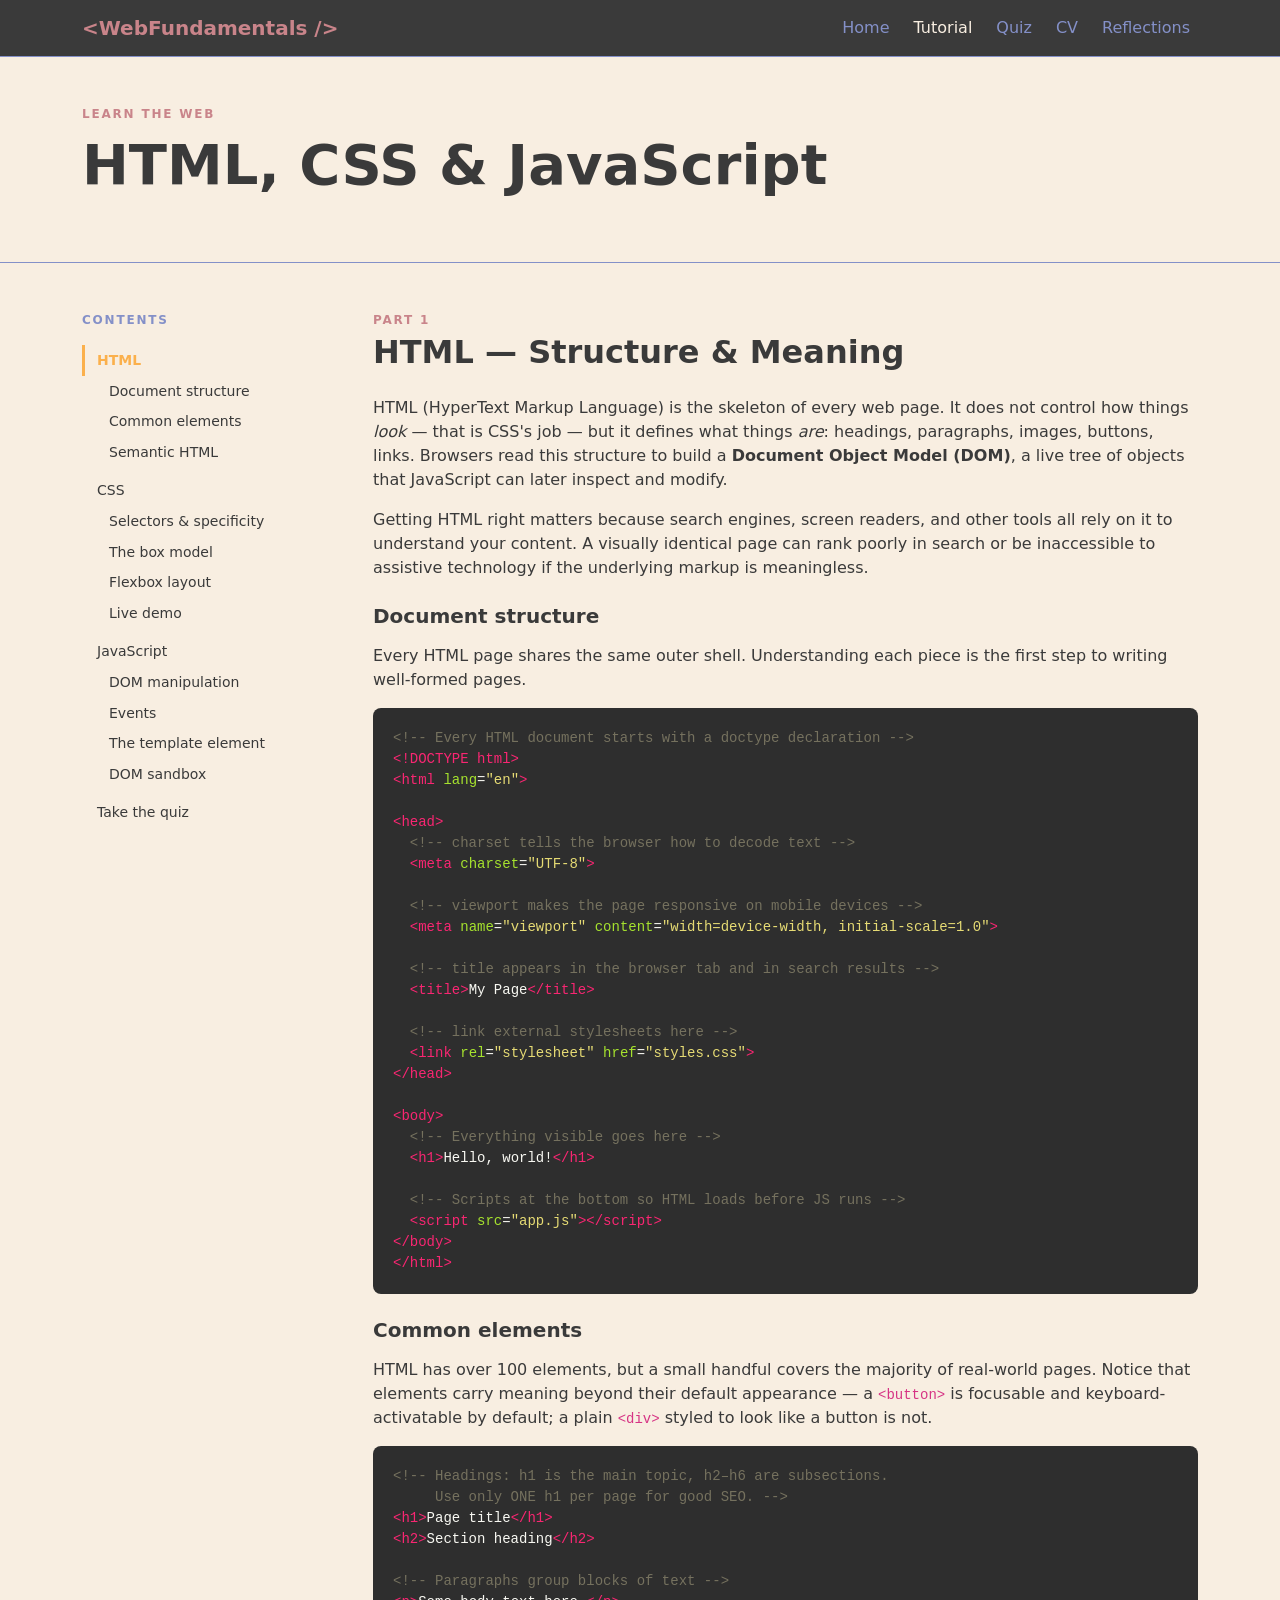
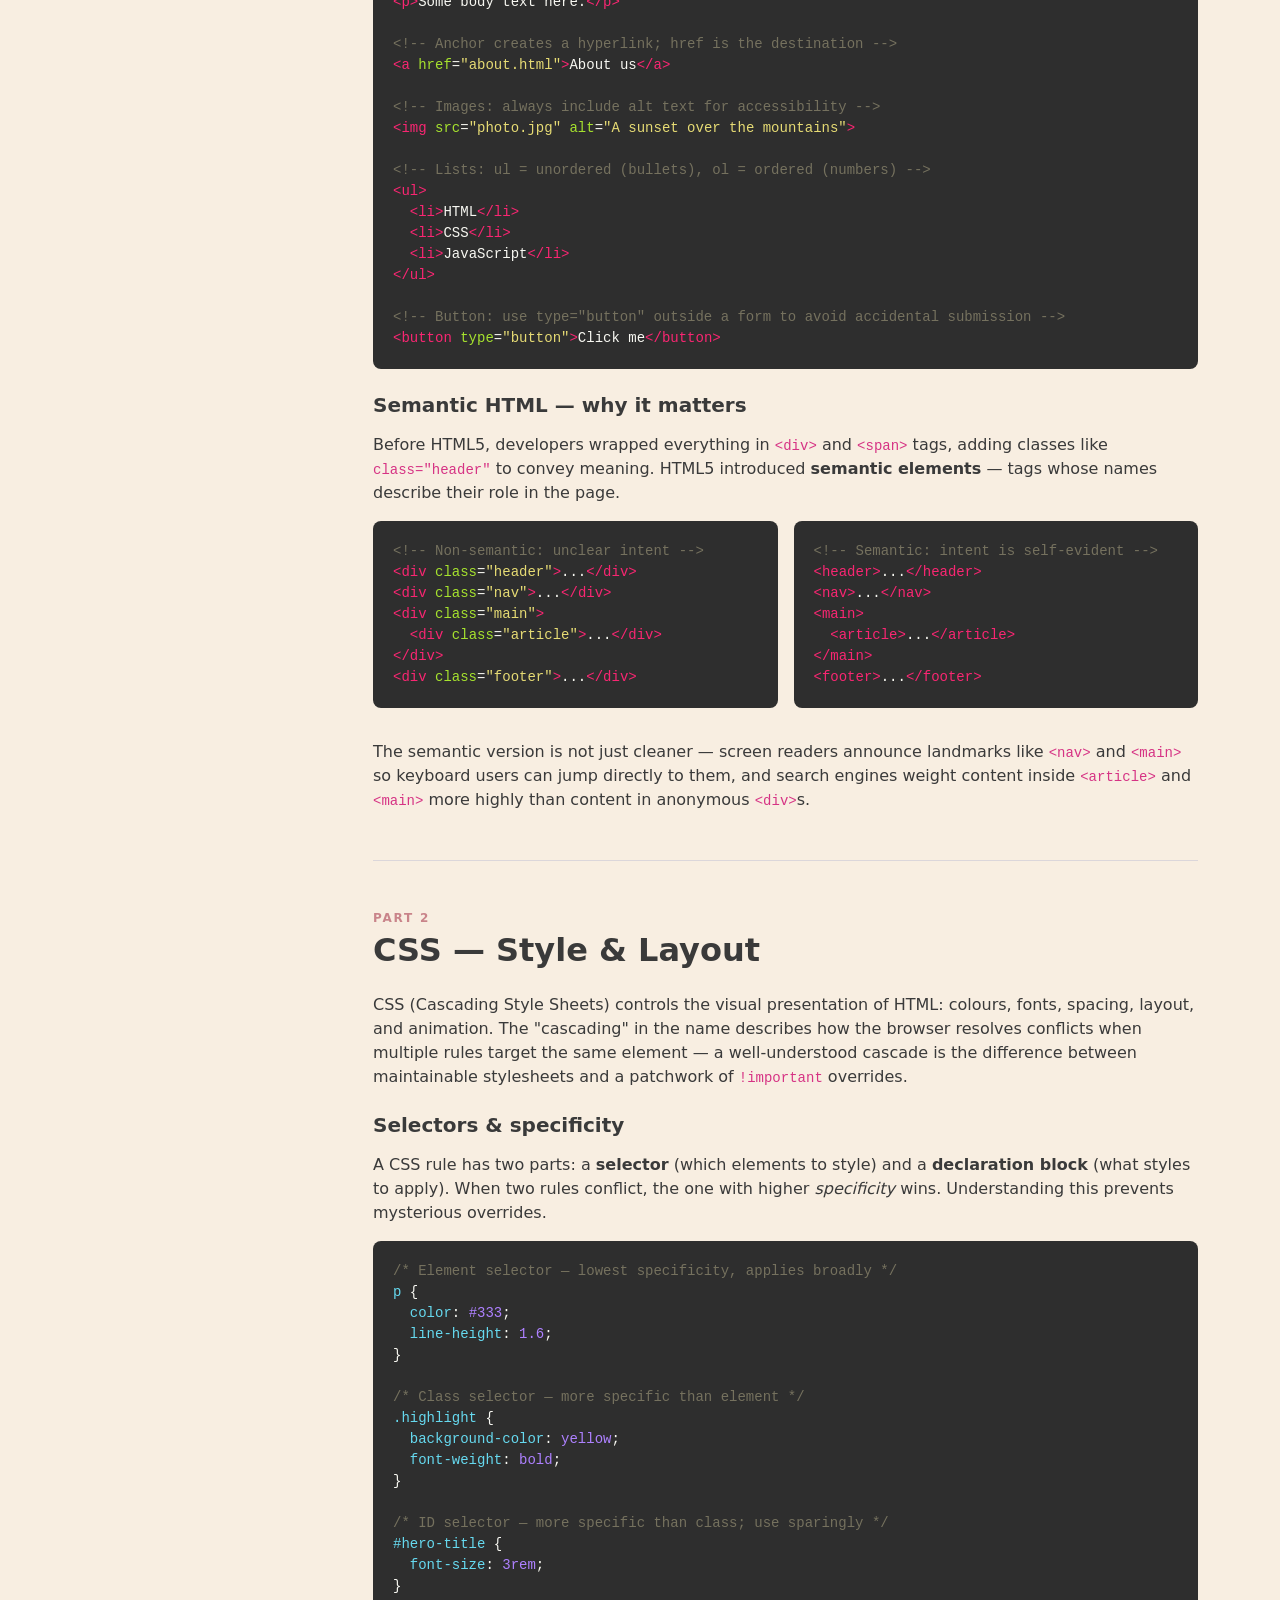
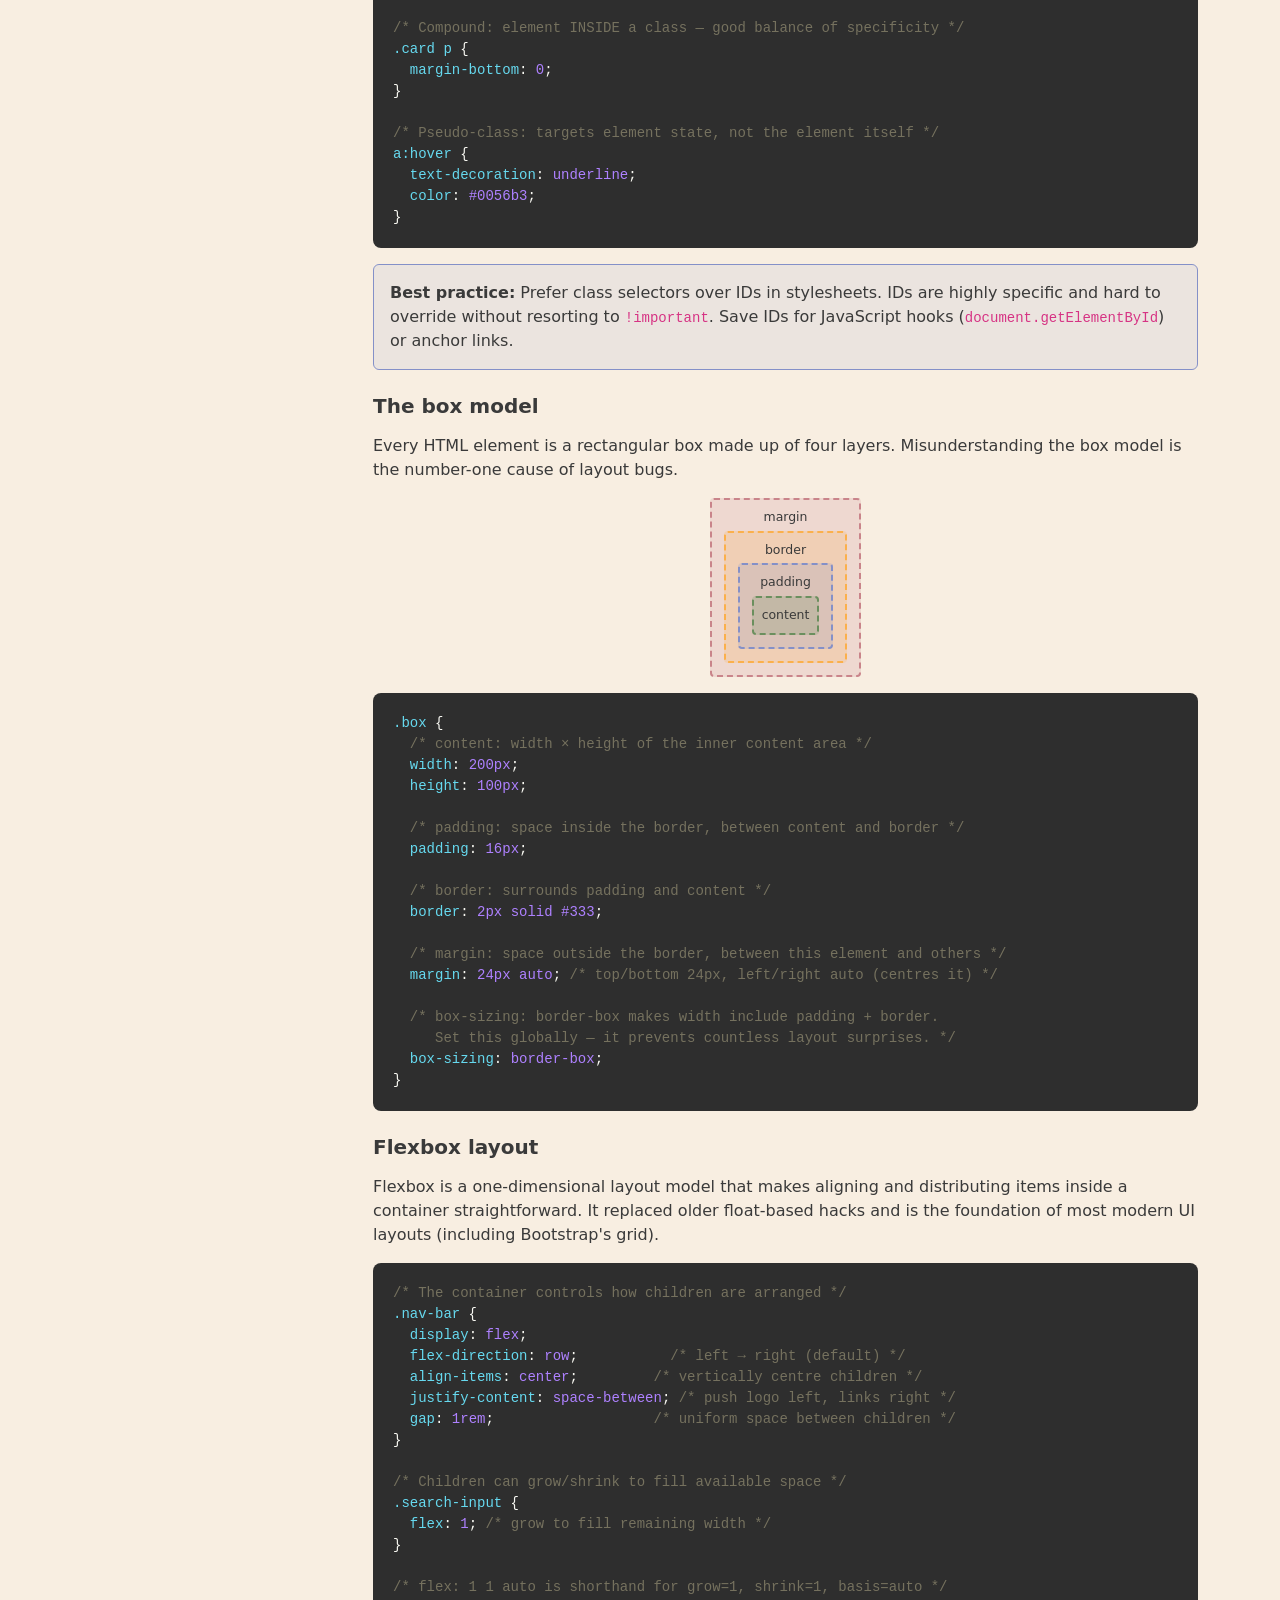
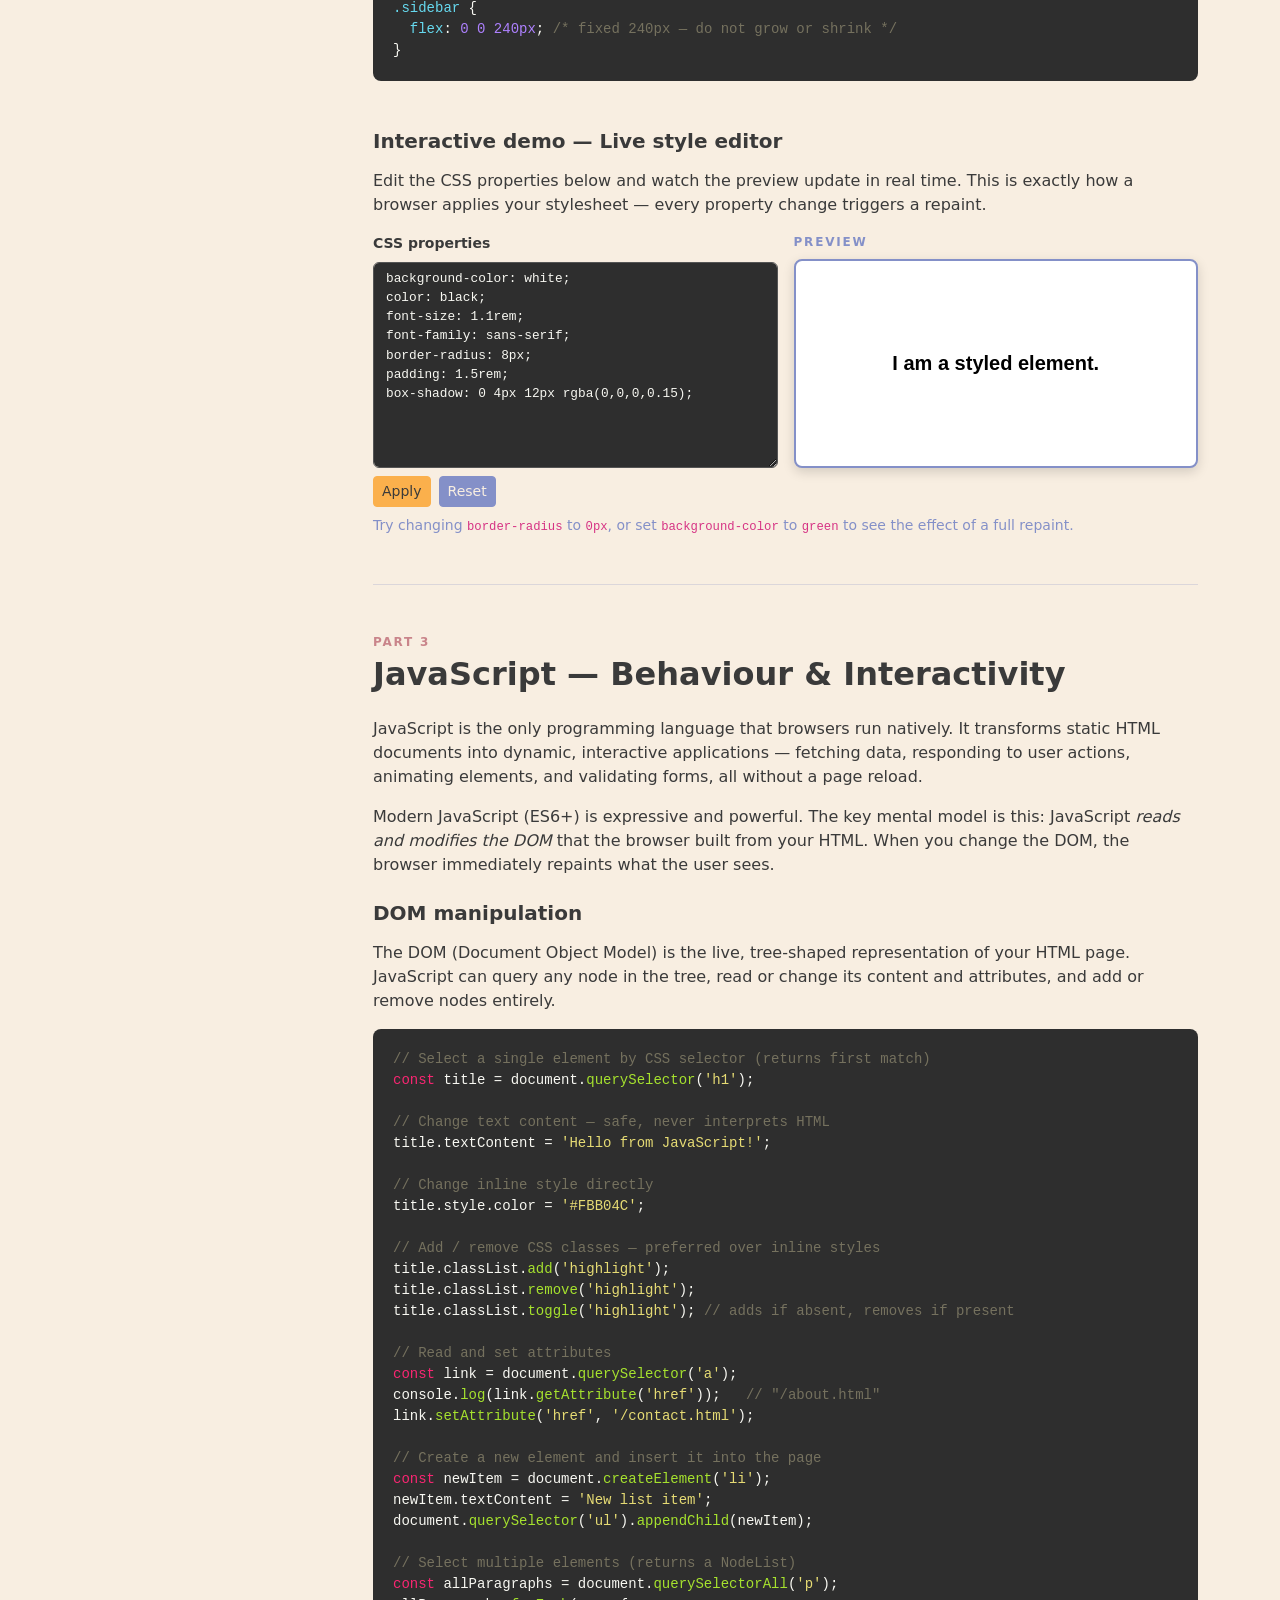
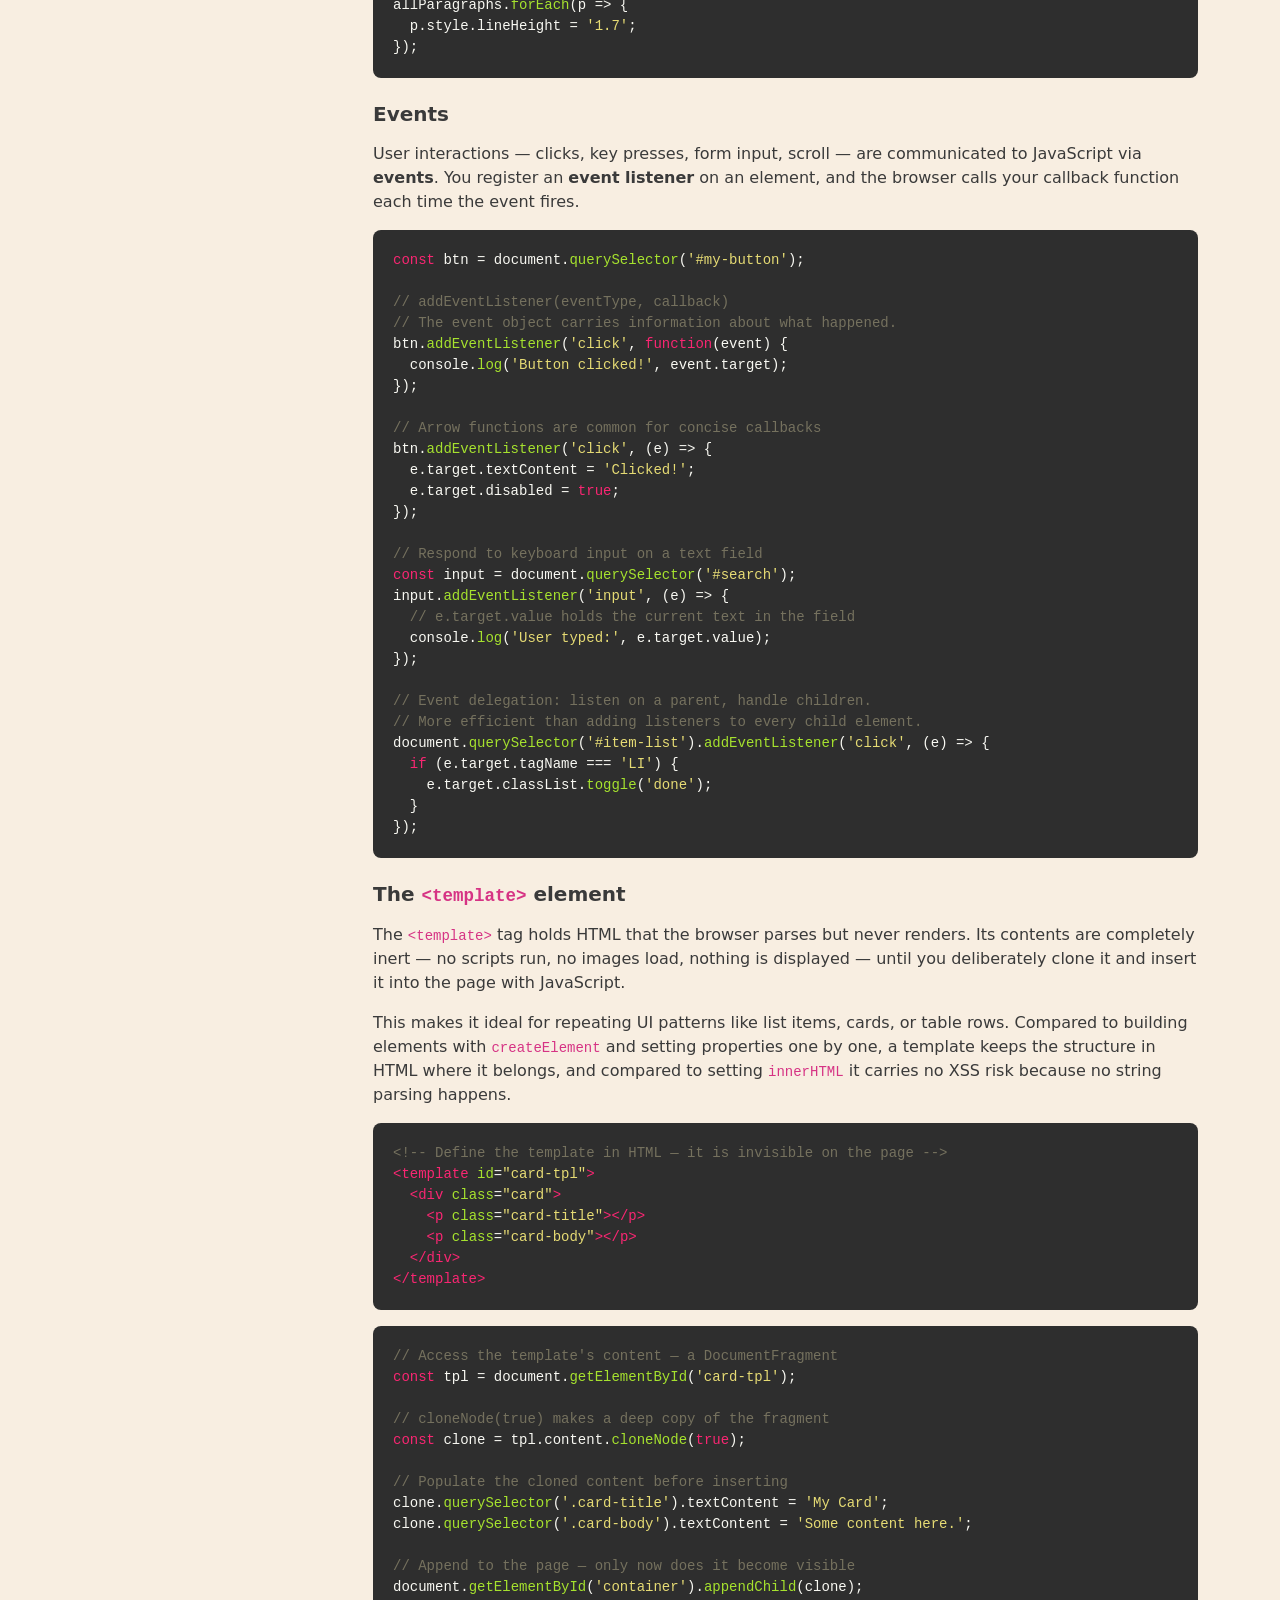
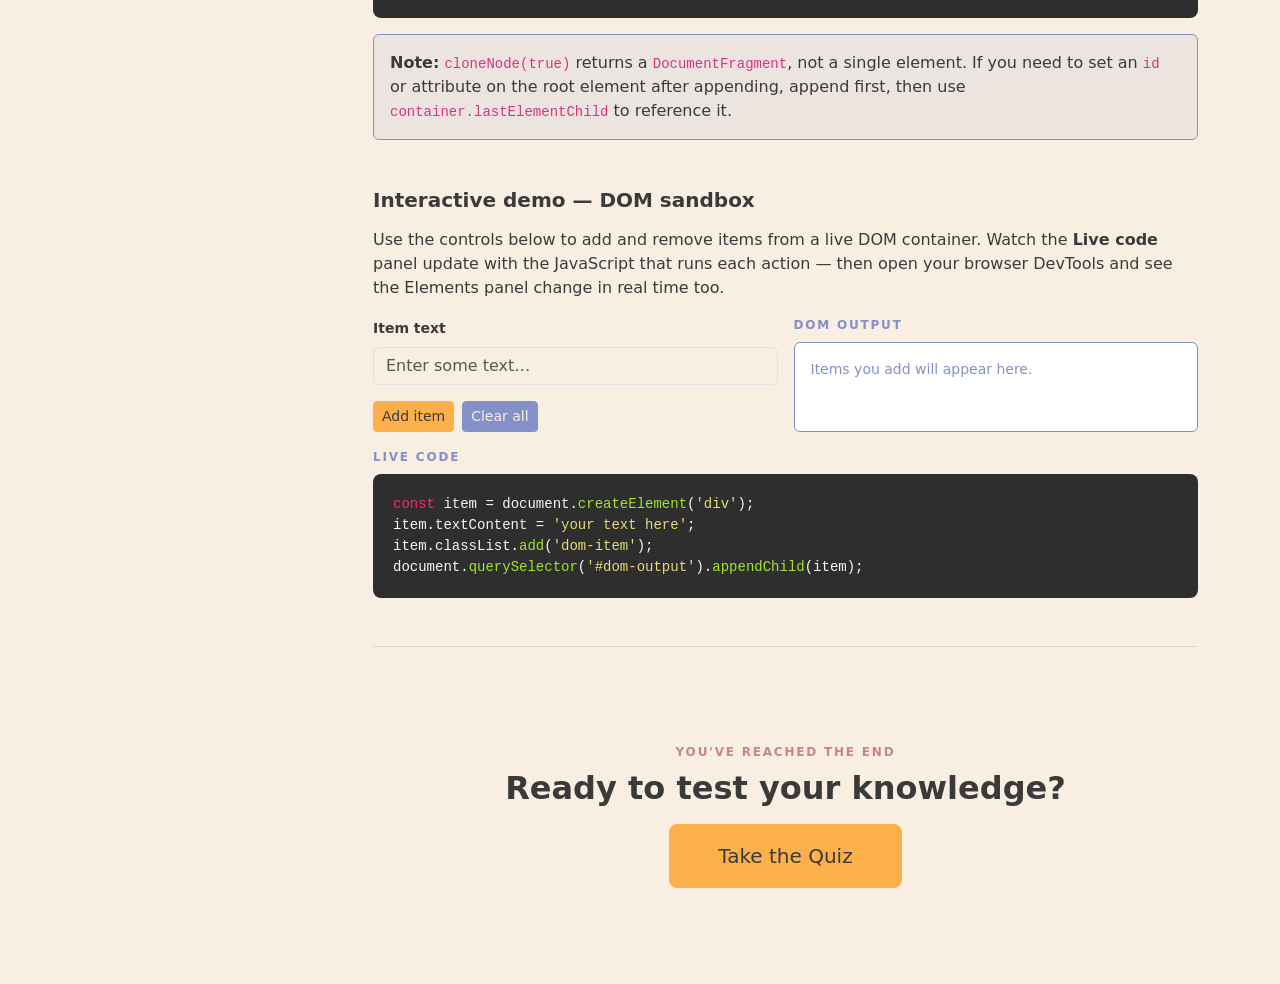
<file: tutorial.html>
<!DOCTYPE html>
<html lang="en">
  <head>
    <meta charset="UTF-8">
    <meta name="viewport" content="width=device-width, initial-scale=1.0">
    <title>Tutorial – Web Fundamentals</title>
    <link href="https://cdn.jsdelivr.net/npm/bootstrap@5.3.0/dist/css/bootstrap.min.css" rel="stylesheet">
    <link rel="stylesheet" href="css/styles.css">
  </head>
  <body>

    <!-- Navbar -->
    <nav class="navbar navbar-expand-lg navbar-dark bg-dark border-bottom border-secondary">
      <div class="container">
        <a class="navbar-brand text-info fw-bold" href="index.html">&lt;WebFundamentals /&gt;</a>
        <button class="navbar-toggler" type="button" data-bs-toggle="collapse" data-bs-target="#navMenu"
          aria-controls="navMenu" aria-expanded="false" aria-label="Toggle navigation">
          <span class="navbar-toggler-icon"></span>
        </button>
        <div class="collapse navbar-collapse" id="navMenu">
          <ul class="navbar-nav ms-auto gap-2">
            <li class="nav-item"><a class="nav-link text-secondary" href="index.html">Home</a></li>
            <li class="nav-item"><a class="nav-link active text-light" href="tutorial.html">Tutorial</a></li>
            <li class="nav-item"><a class="nav-link text-secondary" href="quiz.html">Quiz</a></li>
            <li class="nav-item"><a class="nav-link text-secondary" href="cv.html">CV</a></li>
            <li class="nav-item"><a class="nav-link text-secondary" href="reflections.html">Reflections</a></li>
          </ul>
        </div>
      </div>
    </nav>

    <!-- Page header -->
    <header class="py-5 border-bottom border-secondary">
      <div class="container">
        <p class="section-label text-info mb-2">Learn the web</p>
        <h1 class="display-4 fw-bold mb-3">HTML, CSS &amp; JavaScript</h1>
      </div>
    </header>

    <div class="container py-5">
      <div class="row g-5">

        <!-- Table of contents (sidebar) -->
        <div class="col-lg-3 d-none d-lg-block">
          <div class="toc-sticky">
            <p class="section-label text-secondary mb-3">Contents</p>
            <nav id="toc">
              <a class="toc-link" href="#html">HTML</a>
              <a class="toc-link ps-4" href="#html-structure">Document structure</a>
              <a class="toc-link ps-4" href="#html-elements">Common elements</a>
              <a class="toc-link ps-4" href="#html-semantics">Semantic HTML</a>
              <a class="toc-link mt-2" href="#css">CSS</a>
              <a class="toc-link ps-4" href="#css-selectors">Selectors &amp; specificity</a>
              <a class="toc-link ps-4" href="#css-box">The box model</a>
              <a class="toc-link ps-4" href="#css-flexbox">Flexbox layout</a>
              <a class="toc-link ps-4" href="#css-demo">Live demo</a>
              <a class="toc-link mt-2" href="#js">JavaScript</a>
              <a class="toc-link ps-4" href="#js-dom">DOM manipulation</a>
              <a class="toc-link ps-4" href="#js-events">Events</a>
              <a class="toc-link ps-4" href="#js-template">The template element</a>
              <a class="toc-link ps-4" href="#js-sandbox">DOM sandbox</a>
              <a class="toc-link mt-2" href="#quiz-cta">Take the quiz</a>
            </nav>
          </div>
        </div>

        <!-- Main content -->
        <main class="col-lg-9">

          <!-- ========== HTML ========== -->
          <section id="html" class="mb-5">
            <p class="section-label text-info mb-1">Part 1</p>
            <h2 class="fw-bold mb-4">HTML — Structure &amp; Meaning</h2>
            <p>
              HTML (HyperText Markup Language) is the skeleton of every web page. It does not control how things
              <em>look</em> — that is CSS's job — but it defines what things <em>are</em>: headings, paragraphs,
              images, buttons, links. Browsers read this structure to build a <strong>Document Object Model
              (DOM)</strong>, a live tree of objects that JavaScript can later inspect and modify.
            </p>
            <p>
              Getting HTML right matters because search engines, screen readers, and other tools all rely on it
              to understand your content. A visually identical page can rank poorly in search or be inaccessible
              to assistive technology if the underlying markup is meaningless.
            </p>

            <!-- Document structure -->
            <h3 id="html-structure" class="h5 fw-bold mt-4 mb-3">Document structure</h3>
            <p>
              Every HTML page shares the same outer shell. Understanding each piece is the first step to writing
              well-formed pages.
            </p>
<pre><code><span class="code-comment">&lt;!-- Every HTML document starts with a doctype declaration --&gt;</span>
<span class="code-tag">&lt;!DOCTYPE html&gt;</span>
<span class="code-tag">&lt;html</span> <span class="code-attr">lang</span>=<span class="code-string">"en"</span><span class="code-tag">&gt;</span>

<span class="code-tag">&lt;head&gt;</span>
  <span class="code-comment">&lt;!-- charset tells the browser how to decode text --&gt;</span>
  <span class="code-tag">&lt;meta</span> <span class="code-attr">charset</span>=<span class="code-string">"UTF-8"</span><span class="code-tag">&gt;</span>

  <span class="code-comment">&lt;!-- viewport makes the page responsive on mobile devices --&gt;</span>
  <span class="code-tag">&lt;meta</span> <span class="code-attr">name</span>=<span class="code-string">"viewport"</span> <span class="code-attr">content</span>=<span class="code-string">"width=device-width, initial-scale=1.0"</span><span class="code-tag">&gt;</span>

  <span class="code-comment">&lt;!-- title appears in the browser tab and in search results --&gt;</span>
  <span class="code-tag">&lt;title&gt;</span>My Page<span class="code-tag">&lt;/title&gt;</span>

  <span class="code-comment">&lt;!-- link external stylesheets here --&gt;</span>
  <span class="code-tag">&lt;link</span> <span class="code-attr">rel</span>=<span class="code-string">"stylesheet"</span> <span class="code-attr">href</span>=<span class="code-string">"styles.css"</span><span class="code-tag">&gt;</span>
<span class="code-tag">&lt;/head&gt;</span>

<span class="code-tag">&lt;body&gt;</span>
  <span class="code-comment">&lt;!-- Everything visible goes here --&gt;</span>
  <span class="code-tag">&lt;h1&gt;</span>Hello, world!<span class="code-tag">&lt;/h1&gt;</span>

  <span class="code-comment">&lt;!-- Scripts at the bottom so HTML loads before JS runs --&gt;</span>
  <span class="code-tag">&lt;script</span> <span class="code-attr">src</span>=<span class="code-string">"app.js"</span><span class="code-tag">&gt;&lt;/script&gt;</span>
<span class="code-tag">&lt;/body&gt;</span>
<span class="code-tag">&lt;/html&gt;</span>
</code></pre>

            <!-- Common elements -->
            <h3 id="html-elements" class="h5 fw-bold mt-4 mb-3">Common elements</h3>
            <p>
              HTML has over 100 elements, but a small handful covers the majority of real-world pages. Notice that
              elements carry meaning beyond their default appearance — a <code>&lt;button&gt;</code> is focusable
              and keyboard-activatable by default; a plain <code>&lt;div&gt;</code> styled to look like a button
              is not.
            </p>
            <pre><code><span class="code-comment">&lt;!-- Headings: h1 is the main topic, h2–h6 are subsections.
     Use only ONE h1 per page for good SEO. --&gt;</span>
<span class="code-tag">&lt;h1&gt;</span>Page title<span class="code-tag">&lt;/h1&gt;</span>
<span class="code-tag">&lt;h2&gt;</span>Section heading<span class="code-tag">&lt;/h2&gt;</span>

<span class="code-comment">&lt;!-- Paragraphs group blocks of text --&gt;</span>
<span class="code-tag">&lt;p&gt;</span>Some body text here.<span class="code-tag">&lt;/p&gt;</span>

<span class="code-comment">&lt;!-- Anchor creates a hyperlink; href is the destination --&gt;</span>
<span class="code-tag">&lt;a</span> <span class="code-attr">href</span>=<span class="code-string">"about.html"</span><span class="code-tag">&gt;</span>About us<span class="code-tag">&lt;/a&gt;</span>

<span class="code-comment">&lt;!-- Images: always include alt text for accessibility --&gt;</span>
<span class="code-tag">&lt;img</span> <span class="code-attr">src</span>=<span class="code-string">"photo.jpg"</span> <span class="code-attr">alt</span>=<span class="code-string">"A sunset over the mountains"</span><span class="code-tag">&gt;</span>

<span class="code-comment">&lt;!-- Lists: ul = unordered (bullets), ol = ordered (numbers) --&gt;</span>
<span class="code-tag">&lt;ul&gt;</span>
  <span class="code-tag">&lt;li&gt;</span>HTML<span class="code-tag">&lt;/li&gt;</span>
  <span class="code-tag">&lt;li&gt;</span>CSS<span class="code-tag">&lt;/li&gt;</span>
  <span class="code-tag">&lt;li&gt;</span>JavaScript<span class="code-tag">&lt;/li&gt;</span>
<span class="code-tag">&lt;/ul&gt;</span>

<span class="code-comment">&lt;!-- Button: use type="button" outside a form to avoid accidental submission --&gt;</span>
<span class="code-tag">&lt;button</span> <span class="code-attr">type</span>=<span class="code-string">"button"</span><span class="code-tag">&gt;</span>Click me<span class="code-tag">&lt;/button&gt;</span></code></pre>

            <!-- Semantic HTML -->
            <h3 id="html-semantics" class="h5 fw-bold mt-4 mb-3">Semantic HTML — why it matters</h3>
            <p>
              Before HTML5, developers wrapped everything in <code>&lt;div&gt;</code> and <code>&lt;span&gt;</code>
              tags, adding classes like <code>class="header"</code> to convey meaning. HTML5 introduced
              <strong>semantic elements</strong> — tags whose names describe their role in the page.
            </p>
            <div class="row g-3 mb-3">
              <div class="col-md-6">
                <pre><code><span class="code-comment">&lt;!-- Non-semantic: unclear intent --&gt;</span>
<span class="code-tag">&lt;div</span> <span class="code-attr">class</span>=<span class="code-string">"header"</span><span class="code-tag">&gt;</span>...<span class="code-tag">&lt;/div&gt;</span>
<span class="code-tag">&lt;div</span> <span class="code-attr">class</span>=<span class="code-string">"nav"</span><span class="code-tag">&gt;</span>...<span class="code-tag">&lt;/div&gt;</span>
<span class="code-tag">&lt;div</span> <span class="code-attr">class</span>=<span class="code-string">"main"</span><span class="code-tag">&gt;</span>
  <span class="code-tag">&lt;div</span> <span class="code-attr">class</span>=<span class="code-string">"article"</span><span class="code-tag">&gt;</span>...<span class="code-tag">&lt;/div&gt;</span>
<span class="code-tag">&lt;/div&gt;</span>
<span class="code-tag">&lt;div</span> <span class="code-attr">class</span>=<span class="code-string">"footer"</span><span class="code-tag">&gt;</span>...<span class="code-tag">&lt;/div&gt;</span></code></pre>
              </div>
              <div class="col-md-6">
                <pre><code><span class="code-comment">&lt;!-- Semantic: intent is self-evident --&gt;</span>
<span class="code-tag">&lt;header&gt;</span>...<span class="code-tag">&lt;/header&gt;</span>
<span class="code-tag">&lt;nav&gt;</span>...<span class="code-tag">&lt;/nav&gt;</span>
<span class="code-tag">&lt;main&gt;</span>
  <span class="code-tag">&lt;article&gt;</span>...<span class="code-tag">&lt;/article&gt;</span>
<span class="code-tag">&lt;/main&gt;</span>
<span class="code-tag">&lt;footer&gt;</span>...<span class="code-tag">&lt;/footer&gt;</span></code></pre>
              </div>
            </div>
            <p>
              The semantic version is not just cleaner — screen readers announce landmarks like
              <code>&lt;nav&gt;</code> and <code>&lt;main&gt;</code> so keyboard users can jump directly to them,
              and search engines weight content inside <code>&lt;article&gt;</code> and <code>&lt;main&gt;</code>
              more highly than content in anonymous <code>&lt;div&gt;</code>s.
            </p>
          </section>

          <hr class="border-secondary my-5">

          <!-- ========== CSS ========== -->
          <section id="css" class="mb-5">
            <p class="section-label text-info mb-1">Part 2</p>
            <h2 class="fw-bold mb-4">CSS — Style &amp; Layout</h2>
            <p>
              CSS (Cascading Style Sheets) controls the visual presentation of HTML: colours, fonts, spacing,
              layout, and animation. The "cascading" in the name describes how the browser resolves conflicts
              when multiple rules target the same element — a well-understood cascade is the difference between
              maintainable stylesheets and a patchwork of <code>!important</code> overrides.
            </p>

            <!-- Selectors -->
            <h3 id="css-selectors" class="h5 fw-bold mt-4 mb-3">Selectors &amp; specificity</h3>
            <p>
              A CSS rule has two parts: a <strong>selector</strong> (which elements to style) and a
              <strong>declaration block</strong> (what styles to apply). When two rules conflict, the one with
              higher <em>specificity</em> wins. Understanding this prevents mysterious overrides.
            </p>
            <pre><code><span class="code-comment">/* Element selector — lowest specificity, applies broadly */</span>
<span class="code-prop">p</span> {
  <span class="code-prop">color</span>: <span class="code-value">#333</span>;
  <span class="code-prop">line-height</span>: <span class="code-value">1.6</span>;
}

<span class="code-comment">/* Class selector — more specific than element */</span>
<span class="code-prop">.highlight</span> {
  <span class="code-prop">background-color</span>: <span class="code-value">yellow</span>;
  <span class="code-prop">font-weight</span>: <span class="code-value">bold</span>;
}

<span class="code-comment">/* ID selector — more specific than class; use sparingly */</span>
<span class="code-prop">#hero-title</span> {
  <span class="code-prop">font-size</span>: <span class="code-value">3rem</span>;
}

<span class="code-comment">/* Compound: element INSIDE a class — good balance of specificity */</span>
<span class="code-prop">.card p</span> {
  <span class="code-prop">margin-bottom</span>: <span class="code-value">0</span>;
}

<span class="code-comment">/* Pseudo-class: targets element state, not the element itself */</span>
<span class="code-prop">a:hover</span> {
  <span class="code-prop">text-decoration</span>: <span class="code-value">underline</span>;
  <span class="code-prop">color</span>: <span class="code-value">#0056b3</span>;
}</code></pre>
            <div class="alert border-secondary bg-secondary bg-opacity-10 mt-3" role="note">
              <strong>Best practice:</strong> Prefer class selectors over IDs in stylesheets. IDs are highly
              specific and hard to override without resorting to <code>!important</code>. Save IDs for
              JavaScript hooks (<code>document.getElementById</code>) or anchor links.
            </div>

            <!-- Box model -->
            <h3 id="css-box" class="h5 fw-bold mt-4 mb-3">The box model</h3>
            <p>
              Every HTML element is a rectangular box made up of four layers. Misunderstanding the box model is
              the number-one cause of layout bugs.
            </p>
            <div class="text-center my-3">
              <div style="display:inline-block; background:#C9848A33; border:2px dashed #C9848A; padding:8px; border-radius:4px; font-size:0.78rem; color:#3A3A3A;">
                margin
                <div style="background:#FBB04C33; border:2px dashed #FBB04C; padding:8px; margin:4px; border-radius:4px;">
                  border
                  <div style="background:#8490C833; border:2px dashed #8490C8; padding:8px; margin:4px; border-radius:4px;">
                    padding
                    <div style="background:#6B8F5E33; border:2px dashed #6B8F5E; padding:8px; margin:4px; border-radius:4px; text-align:center;">
                      content
                    </div>
                  </div>
                </div>
              </div>
            </div>
            <pre><code><span class="code-prop">.box</span> {
  <span class="code-comment">/* content: width × height of the inner content area */</span>
  <span class="code-prop">width</span>: <span class="code-value">200px</span>;
  <span class="code-prop">height</span>: <span class="code-value">100px</span>;

  <span class="code-comment">/* padding: space inside the border, between content and border */</span>
  <span class="code-prop">padding</span>: <span class="code-value">16px</span>;

  <span class="code-comment">/* border: surrounds padding and content */</span>
  <span class="code-prop">border</span>: <span class="code-value">2px solid #333</span>;

  <span class="code-comment">/* margin: space outside the border, between this element and others */</span>
  <span class="code-prop">margin</span>: <span class="code-value">24px auto</span>; <span class="code-comment">/* top/bottom 24px, left/right auto (centres it) */</span>

  <span class="code-comment">/* box-sizing: border-box makes width include padding + border.
     Set this globally — it prevents countless layout surprises. */</span>
  <span class="code-prop">box-sizing</span>: <span class="code-value">border-box</span>;
}</code></pre>

            <!-- Flexbox -->
            <h3 id="css-flexbox" class="h5 fw-bold mt-4 mb-3">Flexbox layout</h3>
            <p>
              Flexbox is a one-dimensional layout model that makes aligning and distributing items inside a
              container straightforward. It replaced older float-based hacks and is the foundation of most modern
              UI layouts (including Bootstrap's grid).
            </p>
            <pre><code><span class="code-comment">/* The container controls how children are arranged */</span>
<span class="code-prop">.nav-bar</span> {
  <span class="code-prop">display</span>: <span class="code-value">flex</span>;
  <span class="code-prop">flex-direction</span>: <span class="code-value">row</span>;           <span class="code-comment">/* left → right (default) */</span>
  <span class="code-prop">align-items</span>: <span class="code-value">center</span>;         <span class="code-comment">/* vertically centre children */</span>
  <span class="code-prop">justify-content</span>: <span class="code-value">space-between</span>; <span class="code-comment">/* push logo left, links right */</span>
  <span class="code-prop">gap</span>: <span class="code-value">1rem</span>;                   <span class="code-comment">/* uniform space between children */</span>
}

<span class="code-comment">/* Children can grow/shrink to fill available space */</span>
<span class="code-prop">.search-input</span> {
  <span class="code-prop">flex</span>: <span class="code-value">1</span>; <span class="code-comment">/* grow to fill remaining width */</span>
}

<span class="code-comment">/* flex: 1 1 auto is shorthand for grow=1, shrink=1, basis=auto */</span>
<span class="code-prop">.sidebar</span> {
  <span class="code-prop">flex</span>: <span class="code-value">0 0 240px</span>; <span class="code-comment">/* fixed 240px — do not grow or shrink */</span>
}</code></pre>

            <!-- Live CSS Demo -->
            <h3 id="css-demo" class="h5 fw-bold mt-5 mb-3">Interactive demo — Live style editor</h3>
            <p>
              Edit the CSS properties below and watch the preview update in real time. This is exactly how a
              browser applies your stylesheet — every property change triggers a repaint.
            </p>
            <div class="row g-3 mb-2">
              <div class="col-md-6 d-flex flex-column">
                <label class="form-label fw-semibold small">CSS properties</label>
                <textarea id="live-css" class="form-control demo-css flex-grow-1" rows="10" spellcheck="false">background-color: white;
color: black;
font-size: 1.1rem;
font-family: sans-serif;
border-radius: 8px;
padding: 1.5rem;
box-shadow: 0 4px 12px rgba(0,0,0,0.15);</textarea>
              </div>
              <div class="col-md-6 d-flex flex-column">
                <p class="section-label text-secondary mb-2">Preview</p>
                <div id="demo-preview" class="flex-grow-1 demo-preview">
                  <p id="demo-text" class="fs-5 fw-bold m-0 p-3 text-center">I am a styled element.</p>
                </div>
              </div>
            </div>
            <div class="d-flex gap-2">
              <button class="btn btn-primary btn-sm" onclick="applyCSS()">Apply</button>
              <button class="btn btn-secondary btn-sm" onclick="resetCSS()">Reset</button>
            </div>
            <p class="text-secondary small mt-2">
              Try changing <code>border-radius</code> to <code>0px</code>, or set <code>background-color</code>
              to <code>green</code> to see the effect of a full repaint.
            </p>
          </section>

          <hr class="border-secondary my-5">

          <!-- ========== JavaScript ========== -->
          <section id="js" class="mb-5">
            <p class="section-label text-info mb-1">Part 3</p>
            <h2 class="fw-bold mb-4">JavaScript — Behaviour &amp; Interactivity</h2>
            <p>
              JavaScript is the only programming language that browsers run natively. It transforms static HTML
              documents into dynamic, interactive applications — fetching data, responding to user actions,
              animating elements, and validating forms, all without a page reload.
            </p>
            <p>
              Modern JavaScript (ES6+) is expressive and powerful. The key mental model is this: JavaScript
              <em>reads and modifies the DOM</em> that the browser built from your HTML. When you change the DOM,
              the browser immediately repaints what the user sees.
            </p>

            <!-- DOM manipulation -->
            <h3 id="js-dom" class="h5 fw-bold mt-4 mb-3">DOM manipulation</h3>
            <p>
              The DOM (Document Object Model) is the live, tree-shaped representation of your HTML page.
              JavaScript can query any node in the tree, read or change its content and attributes, and add or
              remove nodes entirely.
            </p>
            <pre><code><span class="code-comment">// Select a single element by CSS selector (returns first match)</span>
<span class="code-kw">const</span> title = document.<span class="code-fn">querySelector</span>(<span class="code-string">'h1'</span>);

<span class="code-comment">// Change text content — safe, never interprets HTML</span>
title.textContent = <span class="code-string">'Hello from JavaScript!'</span>;

<span class="code-comment">// Change inline style directly</span>
title.style.color = <span class="code-string">'#FBB04C'</span>;

<span class="code-comment">// Add / remove CSS classes — preferred over inline styles</span>
title.classList.<span class="code-fn">add</span>(<span class="code-string">'highlight'</span>);
title.classList.<span class="code-fn">remove</span>(<span class="code-string">'highlight'</span>);
title.classList.<span class="code-fn">toggle</span>(<span class="code-string">'highlight'</span>); <span class="code-comment">// adds if absent, removes if present</span>

<span class="code-comment">// Read and set attributes</span>
<span class="code-kw">const</span> link = document.<span class="code-fn">querySelector</span>(<span class="code-string">'a'</span>);
console.<span class="code-fn">log</span>(link.<span class="code-fn">getAttribute</span>(<span class="code-string">'href'</span>));   <span class="code-comment">// "/about.html"</span>
link.<span class="code-fn">setAttribute</span>(<span class="code-string">'href'</span>, <span class="code-string">'/contact.html'</span>);

<span class="code-comment">// Create a new element and insert it into the page</span>
<span class="code-kw">const</span> newItem = document.<span class="code-fn">createElement</span>(<span class="code-string">'li'</span>);
newItem.textContent = <span class="code-string">'New list item'</span>;
document.<span class="code-fn">querySelector</span>(<span class="code-string">'ul'</span>).<span class="code-fn">appendChild</span>(newItem);

<span class="code-comment">// Select multiple elements (returns a NodeList)</span>
<span class="code-kw">const</span> allParagraphs = document.<span class="code-fn">querySelectorAll</span>(<span class="code-string">'p'</span>);
allParagraphs.<span class="code-fn">forEach</span>(p => {
  p.style.lineHeight = <span class="code-string">'1.7'</span>;
});</code></pre>

            <!-- Events -->
            <h3 id="js-events" class="h5 fw-bold mt-4 mb-3">Events</h3>
            <p>
              User interactions — clicks, key presses, form input, scroll — are communicated to JavaScript via
              <strong>events</strong>. You register an <strong>event listener</strong> on an element, and the
              browser calls your callback function each time the event fires.
            </p>
            <pre><code><span class="code-kw">const</span> btn = document.<span class="code-fn">querySelector</span>(<span class="code-string">'#my-button'</span>);

<span class="code-comment">// addEventListener(eventType, callback)
// The event object carries information about what happened.</span>
btn.<span class="code-fn">addEventListener</span>(<span class="code-string">'click'</span>, <span class="code-kw">function</span>(event) {
  console.<span class="code-fn">log</span>(<span class="code-string">'Button clicked!'</span>, event.target);
});

<span class="code-comment">// Arrow functions are common for concise callbacks</span>
btn.<span class="code-fn">addEventListener</span>(<span class="code-string">'click'</span>, (e) => {
  e.target.textContent = <span class="code-string">'Clicked!'</span>;
  e.target.disabled = <span class="code-kw">true</span>;
});

<span class="code-comment">// Respond to keyboard input on a text field</span>
<span class="code-kw">const</span> input = document.<span class="code-fn">querySelector</span>(<span class="code-string">'#search'</span>);
input.<span class="code-fn">addEventListener</span>(<span class="code-string">'input'</span>, (e) => {
  <span class="code-comment">// e.target.value holds the current text in the field</span>
  console.<span class="code-fn">log</span>(<span class="code-string">'User typed:'</span>, e.target.value);
});

<span class="code-comment">// Event delegation: listen on a parent, handle children.
// More efficient than adding listeners to every child element.</span>
document.<span class="code-fn">querySelector</span>(<span class="code-string">'#item-list'</span>).<span class="code-fn">addEventListener</span>(<span class="code-string">'click'</span>, (e) => {
  <span class="code-kw">if</span> (e.target.tagName === <span class="code-string">'LI'</span>) {
    e.target.classList.<span class="code-fn">toggle</span>(<span class="code-string">'done'</span>);
  }
});</code></pre>

            <!-- Template element -->
            <h3 id="js-template" class="h5 fw-bold mt-4 mb-3">The <code>&lt;template&gt;</code> element</h3>
            <p>
              The <code>&lt;template&gt;</code> tag holds HTML that the browser parses but never renders.
              Its contents are completely inert — no scripts run, no images load, nothing is displayed — until
              you deliberately clone it and insert it into the page with JavaScript.
            </p>
            <p>
              This makes it ideal for repeating UI patterns like list items, cards, or table rows. Compared to
              building elements with <code>createElement</code> and setting properties one by one, a template
              keeps the structure in HTML where it belongs, and compared to setting <code>innerHTML</code> it
              carries no XSS risk because no string parsing happens.
            </p>
            <pre><code><span class="code-comment">&lt;!-- Define the template in HTML — it is invisible on the page --&gt;</span>
<span class="code-tag">&lt;template</span> <span class="code-attr">id</span>=<span class="code-string">"card-tpl"</span><span class="code-tag">&gt;</span>
  <span class="code-tag">&lt;div</span> <span class="code-attr">class</span>=<span class="code-string">"card"</span><span class="code-tag">&gt;</span>
    <span class="code-tag">&lt;p</span> <span class="code-attr">class</span>=<span class="code-string">"card-title"</span><span class="code-tag">&gt;&lt;/p&gt;</span>
    <span class="code-tag">&lt;p</span> <span class="code-attr">class</span>=<span class="code-string">"card-body"</span><span class="code-tag">&gt;&lt;/p&gt;</span>
  <span class="code-tag">&lt;/div&gt;</span>
<span class="code-tag">&lt;/template&gt;</span></code></pre>
            <pre><code><span class="code-comment">// Access the template's content — a DocumentFragment</span>
<span class="code-kw">const</span> tpl = document.<span class="code-fn">getElementById</span>(<span class="code-string">'card-tpl'</span>);

<span class="code-comment">// cloneNode(true) makes a deep copy of the fragment</span>
<span class="code-kw">const</span> clone = tpl.content.<span class="code-fn">cloneNode</span>(<span class="code-kw">true</span>);

<span class="code-comment">// Populate the cloned content before inserting</span>
clone.<span class="code-fn">querySelector</span>(<span class="code-string">'.card-title'</span>).textContent = <span class="code-string">'My Card'</span>;
clone.<span class="code-fn">querySelector</span>(<span class="code-string">'.card-body'</span>).textContent = <span class="code-string">'Some content here.'</span>;

<span class="code-comment">// Append to the page — only now does it become visible</span>
document.<span class="code-fn">getElementById</span>(<span class="code-string">'container'</span>).<span class="code-fn">appendChild</span>(clone);</code></pre>
            <div class="alert border-secondary bg-secondary bg-opacity-10 mt-3" role="note">
              <strong>Note:</strong> <code>cloneNode(true)</code> returns a <code>DocumentFragment</code>, not a
              single element. If you need to set an <code>id</code> or attribute on the root element after
              appending, append first, then use <code>container.lastElementChild</code> to reference it.
            </div>

            <!-- DOM sandbox -->
            <h3 id="js-sandbox" class="h5 fw-bold mt-5 mb-3">Interactive demo — DOM sandbox</h3>
            <p>
              Use the controls below to add and remove items from a live DOM container. Watch the <strong>Live code</strong>
              panel update with the JavaScript that runs each action — then open your browser DevTools and see the
              Elements panel change in real time too.
            </p>
            <div class="row g-3">
              <div class="col-md-6">
                <div class="mb-3">
                  <label class="form-label fw-semibold small">Item text</label>
                  <input type="text" id="dom-input" class="form-control" placeholder="Enter some text…" maxlength="60">
                </div>
                <div class="d-flex gap-2">
                  <button class="btn btn-primary btn-sm" onclick="addDomItem()">Add item</button>
                  <button class="btn btn-secondary btn-sm" onclick="clearDom()">Clear all</button>
                </div>
              </div>
              <div class="col-md-6 d-flex flex-column">
                <p class="section-label text-secondary mb-2">DOM output</p>
                <div id="dom-output"
                  class="flex-grow-1 bg-white border border-secondary rounded p-3"
                  style="min-height: 80px;">
                  <p class="text-secondary small mb-0" id="dom-empty-msg">Items you add will appear here.</p>
                </div>
              </div>
            </div>
            <div class="mt-3">
              <p class="section-label text-secondary mb-2">Live code</p>
              <pre class="code-block mb-0"><code id="dom-code-display"></code></pre>
            </div>

            <!-- Templates used by tutorial.js -->
            <template id="dom-item-tpl">
              <div class="dom-item px-3 py-1 my-1 rounded small d-flex justify-content-between align-items-center bg-secondary bg-opacity-10 border-start border-secondary border-3">
                <span></span>
                <button class="btn btn-sm p-0 px-2 fw-bold" style="font-size:1.1rem" aria-label="Remove item">×</button>
              </div>
            </template>

            <template id="code-tpl-add"><span class="code-kw">const</span> item = document.<span class="code-fn">createElement</span>(<span class="code-string">'div'</span>);
item.textContent = <span class="code-string" data-item-text></span>;
item.classList.<span class="code-fn">add</span>(<span class="code-string">'dom-item'</span>);
document.<span class="code-fn">querySelector</span>(<span class="code-string">'#dom-output'</span>).<span class="code-fn">appendChild</span>(item);</template>

            <template id="code-tpl-remove">removeBtn.<span class="code-fn">addEventListener</span>(<span class="code-string">'click'</span>, () => {
  item.<span class="code-fn">remove</span>();
});</template>

            <template id="code-tpl-clear">document.<span class="code-fn">querySelectorAll</span>(<span class="code-string">'#dom-output .dom-item'</span>)
  .<span class="code-fn">forEach</span>(item =&gt; item.<span class="code-fn">remove</span>());</template>

          </section>

          <hr class="border-secondary my-5">

          <!-- ========== Quiz CTA ========== -->
          <section id="quiz-cta" class="text-center py-5">
            <p class="section-label text-info mb-2">You've reached the end</p>
            <h2 class="fw-bold mb-3">Ready to test your knowledge?</h2>
            <a href="quiz.html" class="btn btn-primary btn-lg px-5 py-3">Take the Quiz</a>
          </section>

        </main>
      </div>
    </div>

    <script src="https://cdn.jsdelivr.net/npm/bootstrap@5.3.0/dist/js/bootstrap.bundle.min.js"></script>
    <script src="js/tutorial.js"></script>
  </body>
</html>
</file>
<file: css/styles.css>
:root {
  /* amber orange */
  --bs-primary: #FBB04C;
  --bs-primary-rgb: 251, 176, 76;

  /* periwinkle */
  --bs-secondary: #8490C8;
  --bs-secondary-rgb: 132, 144, 200;

  /* plant green */
  --bs-success: #6B8F5E;
  --bs-success-rgb: 107, 143, 94;

  /* warning — slightly deeper amber */
  --bs-warning: #E8952A;
  --bs-warning-rgb: 232, 149, 42;

  /* dusty pink for danger */
  --bs-danger: #C9848A;
  --bs-danger-rgb: 201, 132, 138;

  /* dusty pink for info too */
  --bs-info: #C9848A;
  --bs-info-rgb: 201, 132, 138;

  /* cream */
  --bs-light: #F8EEE1;
  --bs-light-rgb: 248, 238, 225;

  /* charcoal */
  --bs-dark: #3A3A3A;
  --bs-dark-rgb: 58, 58, 58;

  /* body */
  --bs-body-bg: #F8EEE1;
  --bs-body-color: #3A3A3A;

  /* links */
  --bs-link-color: #FBB04C;
  --bs-link-color-rgb: 251, 176, 76;
  --bs-link-hover-color: #d9922a;
}

.btn-primary {
  --bs-btn-bg: #FBB04C;
  --bs-btn-border-color: #FBB04C;
  --bs-btn-color: #3A3A3A;
  --bs-btn-hover-bg: #d9922a;
  --bs-btn-hover-border-color: #d9922a;
  --bs-btn-hover-color: #3A3A3A;
  --bs-btn-active-bg: #d9922a;
  --bs-btn-active-border-color: #d9922a;
  --bs-btn-active-color: #3A3A3A;
}

.btn-secondary {
  --bs-btn-bg: #8490C8;
  --bs-btn-border-color: #8490C8;
  --bs-btn-color: #F8EEE1;
  --bs-btn-hover-bg: #6470B0;
  --bs-btn-hover-border-color: #6470B0;
  --bs-btn-hover-color: #F8EEE1;
  --bs-btn-active-bg: #6470B0;
  --bs-btn-active-border-color: #6470B0;
  --bs-btn-active-color: #F8EEE1;
}

/* ── Shared label style ─────────────────────────────────────── */
.section-label {
  font-size: 0.75rem;
  letter-spacing: 0.15em;
  text-transform: uppercase;
  font-weight: 600;
}

/* ── Code blocks ────────────────────────────────────────────── */
pre {
  background-color: #2e2e2e;
  color: #f8f8f2;
  border-radius: 8px;
  padding: 1.25rem;
  font-size: 0.875rem;
  overflow-x: auto;
}

code {
  font-family: 'Courier New', Courier, monospace;
}

.code-comment { color: #75715e; }
.code-tag     { color: #f92672; }
.code-attr    { color: #a6e22e; }
.code-string  { color: #e6db74; }
.code-prop    { color: #66d9ef; }
.code-value   { color: #ae81ff; }
.code-fn      { color: #a6e22e; }
.code-kw      { color: #f92672; }

/* ── Live CSS demo preview ──────────────────────────────────── */
.demo-preview {
  border: 2px solid var(--bs-secondary);
  border-radius: 8px;
  min-height: 140px;
  display: flex;
  align-items: center;
  justify-content: center;
  background: #fff;
}

/* ── Live CSS editor textarea ───────────────────────────────── */
textarea.demo-css {
  font-family: 'Courier New', Courier, monospace;
  font-size: 0.8rem;
  background-color: #2e2e2e;
  color: #f8f8f2;
  border: 1px solid #555;
  border-radius: 6px;
  resize: vertical;
}

/* ── Quiz answer options ────────────────────────────────────── */
.form-check-input[type="radio"] {
  border-color: #8490C8;
  border-width: 2px;
}

.form-check-input[type="radio"]:checked {
  background-color: #8490C8;
  border-color: #8490C8;
}

.form-check.mb-2 {
  padding: 0.5rem 0.75rem 0.5rem 2rem;
  border-radius: 6px;
  cursor: pointer;
  transition: background-color 0.15s;
}

.form-check.mb-2:hover {
  background-color: rgba(132, 144, 200, 0.15);
}

/* ── Reflections prompt quote ───────────────────────────────── */
.cv-quote {
  border-left: 3px solid var(--bs-secondary);
  padding: 0.5rem 1rem;
  background-color: rgba(132, 144, 200, 0.08);
  border-radius: 0 4px 4px 0;
  font-style: italic;
}

/* ── Tutorial table of contents ─────────────────────────────── */
@media (min-width: 992px) {
  .toc-sticky {
    position: sticky;
    top: 1.5rem;
  }
}

.toc-link {
  display: block;
  padding: 0.3rem 0.75rem;
  font-size: 0.875rem;
  color: var(--bs-body-color);
  text-decoration: none;
  border-left: 3px solid transparent;
  transition: border-color 0.2s, color 0.2s;
}

.toc-link:hover {
  border-left-color: #FBB04C;
  color: #FBB04C;
}

.toc-link.active {
  border-left-color: #FBB04C;
  color: #FBB04C;
  font-weight: 600;
}

/* ── Headshot ────────────────────────────────────────────────── */
.cv-headshot {
  width: 120px;
  height: 120px;
  object-fit: cover;
  border: 3px solid var(--bs-secondary);
}

/* ── Contact links ───────────────────────────────────────────── */
.cv-contact a {
  font-size: 0.875rem;
  color: var(--bs-body-color);
  text-decoration: none;
}

.cv-contact a:hover {
  color: var(--bs-primary);
}

/* ── Date badge ──────────────────────────────────────────────── */
.cv-date {
  font-size: 0.7rem;
  font-weight: 500;
  white-space: nowrap;
}

/* ── Skill badges ────────────────────────────────────────────── */
.cv-skill-badge {
  background-color: rgba(132, 144, 200, 0.15);
  color: var(--bs-body-color);
  border: 1px solid rgba(132, 144, 200, 0.4);
  font-weight: 500;
  font-size: 0.75rem;
  opacity: 0;
  animation: badge-in 0.3s ease forwards;
}

@keyframes badge-in {
  from { opacity: 0; transform: translateY(4px); }
  to   { opacity: 1; transform: translateY(0); }
}

/* ── Print styles ────────────────────────────────────────────── */
@media print {
  nav, #print-btn, #references { display: none !important; }
  .card { border: 1px solid #ccc !important; }
  a { color: inherit; text-decoration: none; }
  main { max-width: 100% !important; }
}
</file>
